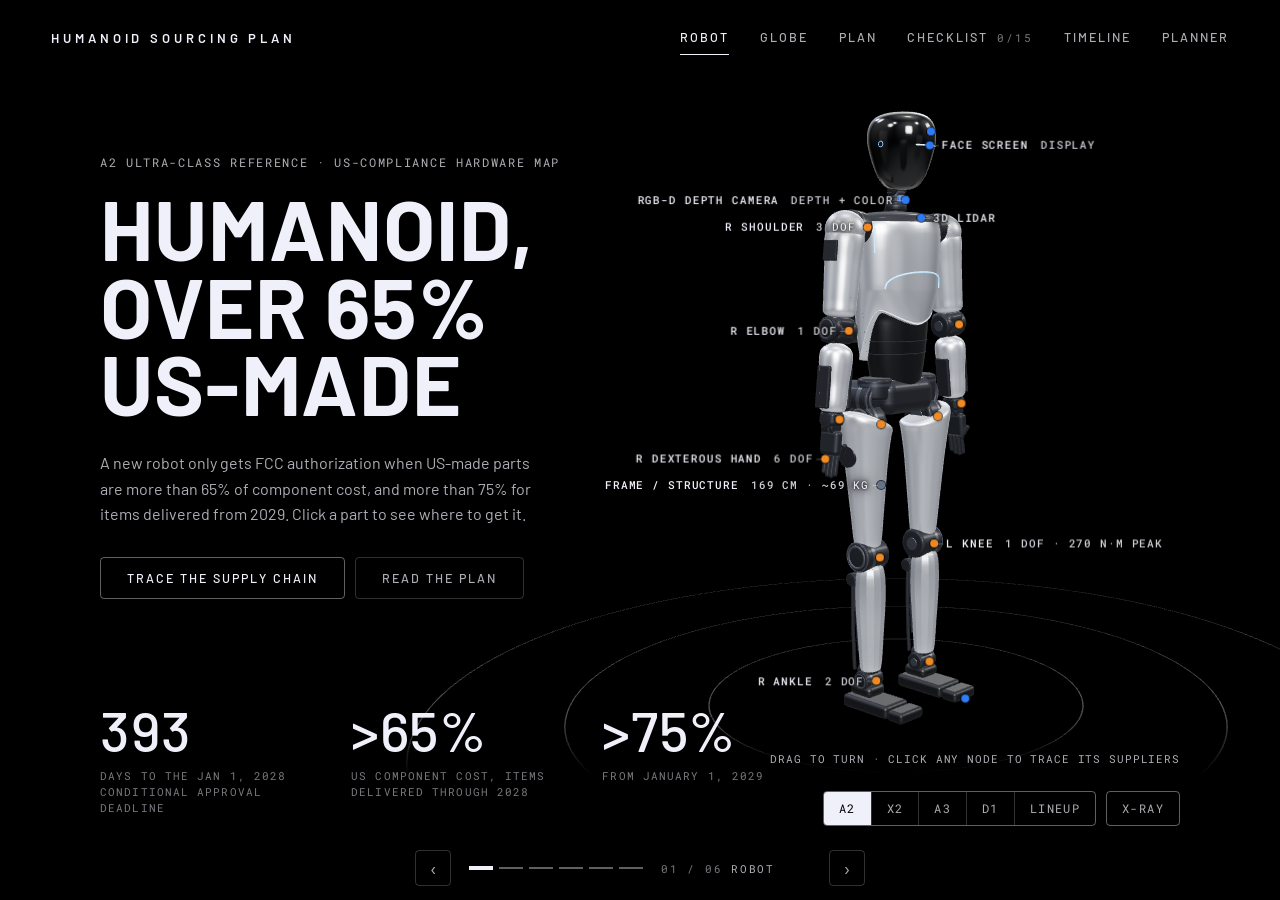
<file: index.html>
<!doctype html>
<html lang="en">
<head>
<meta charset="utf-8">
<meta name="viewport" content="width=device-width, initial-scale=1, viewport-fit=cover">
<meta name="theme-color" content="#000000">
<link rel="icon" href="./favicon.svg" type="image/svg+xml">
<title>Humanoid Sourcing Plan · US-compliant humanoid build</title>
<meta name="description" content="Plan a US-compliant humanoid robot part by part: the FCC domestic-content test, a supplier map for every component, a compliance checklist, and the schedule to the January 1, 2028 Conditional Approval deadline.">
<link rel="preconnect" href="https://fonts.googleapis.com">
<link rel="preconnect" href="https://fonts.gstatic.com" crossorigin>
<link rel="stylesheet" href="https://fonts.googleapis.com/css2?family=Barlow:wght@400;500;600;700&family=Roboto+Mono:wght@400;500&display=swap">
<link rel="stylesheet" href="./css/tokens.css">
<link rel="stylesheet" href="./css/site.css">
<link rel="stylesheet" href="./css/viewer3d.css">
<link rel="stylesheet" href="./css/viewer3d-stage.css">
<script type="importmap">{"imports":{"three":"./vendor/three/three.module.js","three/addons/":"./vendor/three/addons/"}}</script>
</head>
<body>
<a class="skip" href="#scene">Skip to content</a>

<header class="nav" id="nav">
  <a class="wordmark" href="#robot" data-go="robot" aria-label="Humanoid Sourcing Plan, back to the robot">Humanoid Sourcing Plan</a>
  <nav class="nav-links" id="navLinks" aria-label="Stations">
    <a href="#robot" data-station="robot">Robot</a>
    <a href="#globe" data-station="globe">Globe</a>
    <a href="#plan" data-station="plan">Plan</a>
    <a href="#checklist" data-station="checklist">Checklist <span class="nav-count" id="navCount"></span></a>
    <a href="#timeline" data-station="timeline">Timeline</a>
    <a href="#planner" data-station="planner">Planner</a>
  </nav>
  <button class="nav-toggle" id="navToggle" type="button" aria-expanded="false" aria-controls="menu"><span class="nav-toggle-label">Menu</span></button>
</header>

<div class="menu" id="menu" hidden>
  <nav aria-label="Stations (menu)">
    <a href="#robot" data-station="robot"><span>01</span>Robot</a>
    <a href="#globe" data-station="globe"><span>02</span>Globe</a>
    <a href="#plan" data-station="plan"><span>03</span>Plan</a>
    <a href="#checklist" data-station="checklist"><span>04</span>Checklist</a>
    <a href="#timeline" data-station="timeline"><span>05</span>Timeline</a>
    <a href="#planner" data-station="planner"><span>06</span>Planner</a>
  </nav>
</div>

<main class="scene" id="scene">
  <div class="ring" id="ring">
    <section class="station" id="st-robot" data-station="robot" aria-label="Robot"></section>
    <section class="station" id="st-globe" data-station="globe" aria-label="Globe"></section>
    <section class="station" id="st-plan" data-station="plan" aria-label="Plan"></section>
    <section class="station" id="st-checklist" data-station="checklist" aria-label="Checklist"></section>
    <section class="station" id="st-timeline" data-station="timeline" aria-label="Timeline"></section>
    <section class="station" id="st-planner" data-station="planner" aria-label="Planner"></section>
  </div>
</main>

<footer class="dock" id="dock" aria-label="Turntable position">
  <button class="dock-arrow" id="dockPrev" type="button" aria-label="Previous station">&#8249;</button>
  <div class="dock-ticks" id="dockTicks" role="tablist" aria-label="Stations"></div>
  <div class="dock-label" id="dockLabel" aria-live="polite"><span class="dock-num">01 / 06</span> <span class="dock-name">Robot</span></div>
  <button class="dock-arrow" id="dockNext" type="button" aria-label="Next station">&#8250;</button>
</footer>

<div class="toast" id="toast" role="status" aria-live="polite"></div>
<noscript><p class="noscript">This site needs JavaScript. The long-form notes are at <a href="https://humanoid-compliance-notes.netlify.app">humanoid-compliance-notes.netlify.app</a>.</p></noscript>

<script type="module" src="./js/app.js"></script>
</body>
</html>
</file>
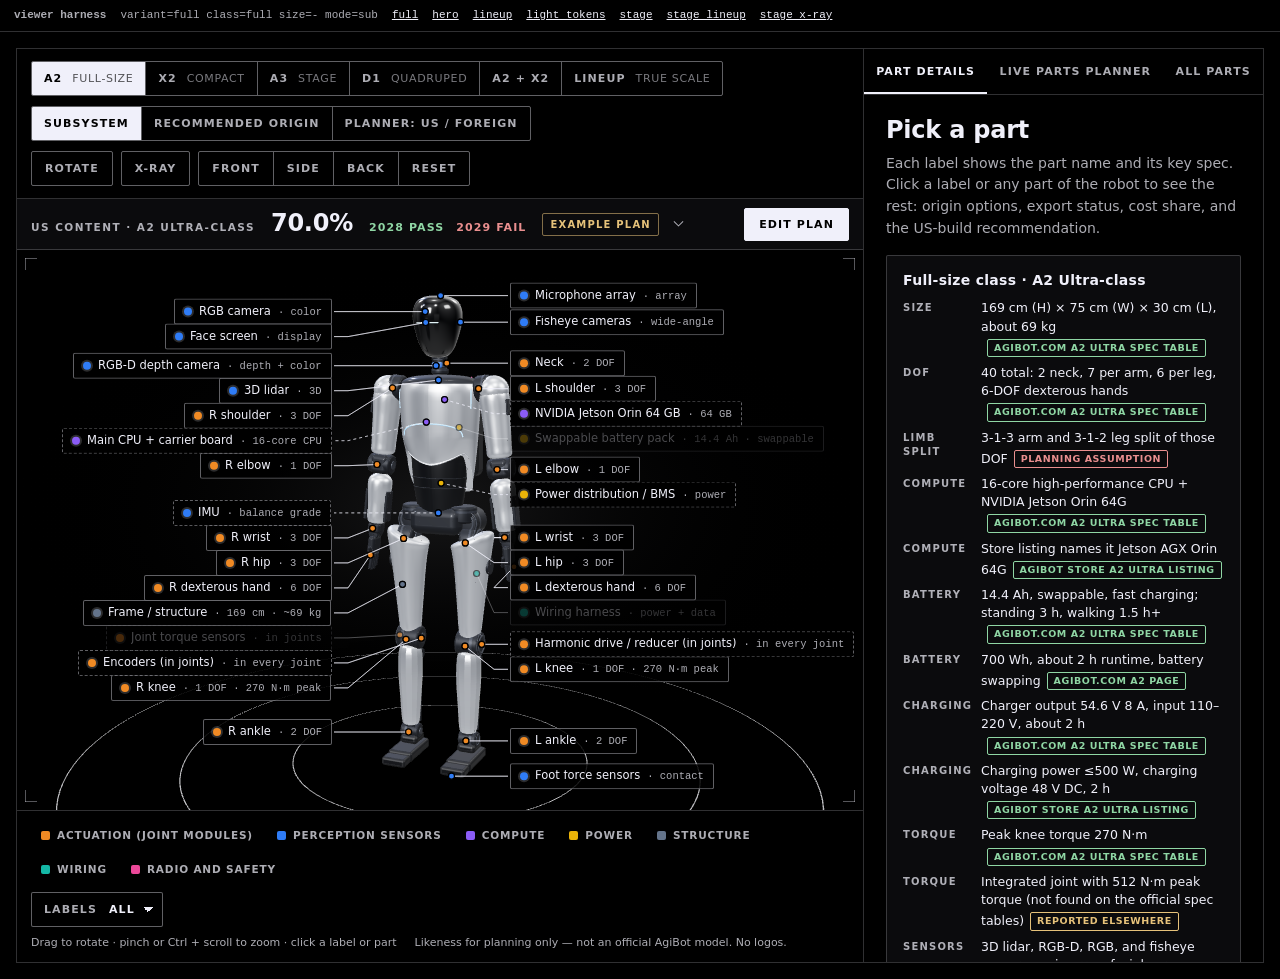
<file: dev/viewer-test.html>
<!doctype html>
<html lang="en">
<head>
<meta charset="utf-8">
<meta name="viewport" content="width=device-width, initial-scale=1">
<!-- The page lives in /dev, so resolve everything against the repo root. The import map below is the one the host page uses. -->
<base href="../">
<title>3D viewer harness</title>
<link rel="stylesheet" href="css/tokens.css">
<link rel="stylesheet" href="css/viewer3d.css">
<link rel="stylesheet" href="css/viewer3d-stage.css">
<script type="importmap">{"imports":{"three":"./vendor/three/three.module.js","three/addons/":"./vendor/three/addons/"}}</script>
<style>
  html, body { margin: 0; background: var(--bg); color: var(--text); font-family: var(--font-body); }
  .hx-bar { display: flex; flex-wrap: wrap; gap: 6px 14px; align-items: center; padding: 8px 14px; font: 11px/1.4 var(--font-mono); color: var(--text-dim); border-bottom: 1px solid var(--line); }
  .hx-bar a { color: var(--accent); }
  .hx-full { padding: 16px; }
  .hx-hero { position: relative; width: var(--hx-w, 100%); height: var(--hx-h, 640px); margin: 0 auto; overflow: hidden; background: radial-gradient(ellipse at 70% 50%, var(--bg-raised), var(--bg) 70%); }
  .hx-hero[data-bg="checker"] { background: repeating-conic-gradient(var(--bg-raised) 0 25%, var(--bg-sunken) 0 50%) 0 0 / 24px 24px; }
  .hx-hero .hx-copy { position: absolute; left: 6%; top: 50%; transform: translateY(-50%); z-index: 2; max-width: 36%; pointer-events: none; }
  .hx-hero .hx-copy h1 { margin: 0; font: 600 clamp(28px, 5vw, 64px)/1.02 var(--font-display); letter-spacing: -0.02em; text-transform: uppercase; }
  .hx-hero .hx-copy p { margin: 14px 0 0; color: var(--text-dim); max-width: 36ch; }
  #v3d-root.hx-hero-root { position: absolute; inset: 0; }
  .hx-extra button { padding: 8px 12px; font: 600 11px var(--font-body); letter-spacing: .1em; text-transform: uppercase; color: var(--text); background: transparent; border: 1px solid var(--line-strong); cursor: pointer; }
  .hx-stage { position: relative; width: var(--hx-w, 100%); height: var(--hx-h, calc(100vh - 34px)); margin: 0 auto; overflow: hidden; background: radial-gradient(ellipse at 60% 55%, var(--bg-raised), var(--bg) 70%); }
  #v3d-root.hx-stage-root { position: absolute; inset: 0; }
  #log { position: fixed; left: 8px; bottom: 8px; z-index: 5; max-width: min(60vw, 520px); max-height: 30vh; overflow: hidden; margin: 0; padding: 6px 8px; font: 11px/1.45 var(--font-mono); color: var(--text-dim); background: color-mix(in srgb, var(--bg) 80%, transparent); border: 1px solid var(--line); white-space: pre-wrap; pointer-events: none; }
  #log:empty { display: none; }
  .hx-error { padding: 40px; text-align: center; color: var(--warn); font: 13px var(--font-mono); }
</style>
</head>
<body>
<div class="hx-bar" id="hxbar"></div>
<main id="host"></main>
<script type="module">
import { createViewer, webglAvailable } from './js/viewer3d/viewer.js';

const q = new URLSearchParams(location.search);
const variant = ['hero', 'stage'].includes(q.get('variant')) ? q.get('variant') : 'full';
const debug = q.get('debug') === '1';

if (q.get('theme') === 'light') {
  const st = document.createElement('style');
  st.textContent = ':root{--bg:#ffffff;--bg-raised:#f3f4f7;--bg-sunken:#e9ebf0;--line:#d6d9e0;--line-strong:#b8bdc9;--text:#0b0f17;--text-dim:#4b556b;--text-faint:#7a8398;--accent:#1f5eff;--accent-ink:#fff;--ok:#12803a;--warn:#a96100;--bad:#c42f2f;--us:#16a34a;--cn:#dc2626;--radius-s:0px;--radius-m:0px}';
  document.head.appendChild(st);
}

const host = document.getElementById('host');
let rootEl;
if (variant === 'hero') {
  const w = q.get('w'), h = q.get('h');
  host.innerHTML = '<div class="hx-hero" data-bg="' + (q.get('bg') || 'dark') + '"><div class="hx-copy"><h1>Built to move</h1><p>Hero variant: transparent canvas, turntable, offset beside the headline.</p></div><div id="v3d-root" class="hx-hero-root"></div></div>';
  const fr = host.firstElementChild;
  if (w) fr.style.setProperty('--hx-w', /^\d+$/.test(w) ? w + 'px' : w);
  if (h) fr.style.setProperty('--hx-h', /^\d+$/.test(h) ? h + 'px' : h);
  rootEl = document.getElementById('v3d-root');
} else if (variant === 'stage') {
  const w = q.get('w'), h = q.get('h');
  host.innerHTML = '<div class="hx-stage"><div id="v3d-root" class="hx-stage-root"></div></div><pre id="log" aria-live="off"></pre>';
  const fr = host.firstElementChild;
  if (w) fr.style.setProperty('--hx-w', /^\d+$/.test(w) ? w + 'px' : w);
  if (h) fr.style.setProperty('--hx-h', /^\d+$/.test(h) ? h + 'px' : h);
  rootEl = document.getElementById('v3d-root');
} else {
  host.innerHTML = '<div class="hx-full"><div id="v3d-root"></div></div>';
  rootEl = document.getElementById('v3d-root');
}

const events = (window.__events = []);
window.__hxClicks = [];
document.addEventListener('click', (e) => { const b = e.target.closest && e.target.closest('[data-hx]'); if (b) window.__hxClicks.push(b.dataset.hx + ':' + b.dataset.hxCls); });

// stage variant: every host callback is logged into #log (last lines) and window.__events
const logEl = () => document.getElementById('log');
const logLines = [];
function logEvent(ev) {
  events.push(ev);
  const el = logEl(); if (!el) return;
  logLines.push(ev.join(' '));
  if (logLines.length > 12) logLines.shift();
  el.textContent = logLines.join('\n');
}

function options() {
  if (variant === 'stage') {
    return {
      variant, classId: q.get('class') || 'full', size: q.get('size') || undefined, mode: q.get('mode') || 'sub', debug,
      offsetX: Number(q.get('offsetX')) || 0,
      onSelect: (id, cls) => logEvent(['select', id, cls]),
      onHover: (id, cls) => logEvent(['hover', id, cls]),
      onClassPick: (cls) => logEvent(['classPick', cls]),
    };
  }
  return {
    variant,
    classId: q.get('class') || 'full',
    size: q.get('size') || undefined,
    mode: q.get('mode') || 'sub',
    partId: q.get('part') || null,
    debug,
    offsetX: Number(q.get('offsetX')) || 0,
    storagePrefix: q.get('prefix') || undefined,
    extraDetail: (part, cls) => '<div class="hx-extra"><button type="button" data-hx="' + part.id + '" data-hx-cls="' + cls + '">Host action: ' + part.id + '</button></div>',
    onSelect: (id, cls) => events.push(['select', id, cls]),
    onClassChange: (cls, size) => events.push(['class', cls, size]),
  };
}

function mount() {
  try {
    const viewer = createViewer(rootEl, options());
    window.__viewer = viewer;
    if (variant === 'stage' && q.get('xray') === '1') viewer.setXray(true);
    if (debug && viewer.debug) { const d = viewer.debug; Object.assign(d, { viewer, createViewer, webglAvailable, options, mount, rootEl }); window.__v3d = d; }
    return viewer;
  } catch (err) {
    rootEl.innerHTML = '<div class="hx-error">' + (err.code || 'ERROR') + ': ' + err.message + '</div>';
    rootEl.dataset.error = err.code || 'ERROR';
    throw err;
  }
}
// Layout self-check used by the QA suites: interactive controls must not overlap each other and every control must be the
// element a click at its centre actually reaches (a control hidden under another one passes a plain overflow scan).
// Controls scrolled out of an overflow container are not counted; partly clipped ones are measured by their visible part.
function checkOverlaps(scope) {
  const sc = scope || rootEl;
  const clip = (e) => {
    let r = e.getBoundingClientRect(); r = { left: r.left, top: r.top, right: r.right, bottom: r.bottom };
    for (let p = e.parentElement; p && p !== document.documentElement; p = p.parentElement) {
      const cs = getComputedStyle(p);
      if (cs.overflowX === 'visible' && cs.overflowY === 'visible') continue;
      const pr = p.getBoundingClientRect();
      r = { left: Math.max(r.left, pr.left), top: Math.max(r.top, pr.top), right: Math.min(r.right, pr.right), bottom: Math.min(r.bottom, pr.bottom) };
    }
    return r;
  };
  const items = [];
  for (const e of sc.querySelectorAll('button, input, select, a[href]')) {
    if (e.closest('[hidden], [aria-hidden="true"]') || getComputedStyle(e).visibility === 'hidden') continue;
    const r = clip(e);
    if (r.right - r.left > 1 && r.bottom - r.top > 1) items.push({ e, r });
  }
  const out = { controls: items.length, overlaps: [], blocked: [] };
  const area = (a, b) => { const w = Math.min(a.right, b.right) - Math.max(a.left, b.left), h = Math.min(a.bottom, b.bottom) - Math.max(a.top, b.top); return w > 1 && h > 1 ? w * h : 0; };
  const name = (e) => e.tagName.toLowerCase() + (e.className && typeof e.className === 'string' ? '.' + e.className.split(' ')[0] : '') + (e.dataset && (e.dataset.v3dAct || e.dataset.f) ? '[' + (e.dataset.v3dAct || e.dataset.f) + (e.dataset.v ? ':' + e.dataset.v : '') + ']' : '');
  for (let i = 0; i < items.length; i++) {
    const a = items[i];
    for (let j = i + 1; j < items.length; j++) {
      const b = items[j];
      if (a.e.contains(b.e) || b.e.contains(a.e)) continue;
      const ar = area(a.r, b.r);
      if (ar) out.overlaps.push([name(a.e), name(b.e), Math.round(ar)]);
    }
    for (const fx of [0.2, 0.5, 0.8]) {
      const x = a.r.left + (a.r.right - a.r.left) * fx, y = (a.r.top + a.r.bottom) / 2;
      if (x < 0 || y < 0 || x > innerWidth || y > innerHeight) continue;   // off-screen points cannot be hit-tested
      const hit = document.elementFromPoint(x, y);
      if (hit && !(a.e === hit || a.e.contains(hit) || (hit.closest && hit.closest('label') && hit.closest('label') === a.e.closest('label')))) { out.blocked.push([name(a.e), name(hit), fx]); break; }
    }
  }
  return out;
}
window.__harness = { mount, createViewer, webglAvailable, rootEl, options, checkOverlaps };

document.getElementById('hxbar').innerHTML =
  '<b>viewer harness</b><span>variant=' + variant + (variant === 'stage' ? ' offsetX=' + (q.get('offsetX') || 0) + ' xray=' + (q.get('xray') || 0) : '')
  + ' class=' + (q.get('class') || 'full') + ' size=' + (q.get('size') || '-') + ' mode=' + (q.get('mode') || 'sub') + '</span>'
  + '<a href="dev/viewer-test.html?debug=1">full</a><a href="dev/viewer-test.html?variant=hero&debug=1&offsetX=0.2">hero</a><a href="dev/viewer-test.html?size=lineup&debug=1">lineup</a><a href="dev/viewer-test.html?theme=light">light tokens</a><a href="dev/viewer-test.html?variant=stage&debug=1&offsetX=-0.2">stage</a><a href="dev/viewer-test.html?variant=stage&debug=1&size=lineup">stage lineup</a><a href="dev/viewer-test.html?variant=stage&debug=1&xray=1">stage x-ray</a>';

mount();
</script>
</body>
</html>
</file>
<file: css/tokens.css>
/* Design token contract.
   Every stylesheet (site stations, the 3D viewer variants) consumes ONLY these custom properties,
   so the whole site can be re-themed by editing this one file.
   Language: black canvas, one near-white at stepped opacities, uppercase tracked labels,
   a mono face for data, 1px hairlines, no cards, no shadows (see docs/design-spec.md). */
:root {
  /* surfaces */
  --bg: #000000;
  --bg-raised: #0b0b0d;
  --bg-sunken: #000000;
  --line: rgba(240, 240, 250, 0.2);
  --line-strong: rgba(240, 240, 250, 0.4);

  /* text: one near-white at stepped opacities */
  --text: #f0f0fa;
  --text-dim: rgba(240, 240, 250, 0.72);
  --text-faint: rgba(240, 240, 250, 0.5);

  /* accent + status. The white is the accent; status tints are muted and always paired with a label or shape. */
  --accent: #f0f0fa;
  --accent-ink: #000000;
  --ok: #8fd6a4;
  --warn: #e6c27a;
  --bad: #ea8f8f;

  /* origin colors (US / China / third country) carry meaning on the globe and in the planner */
  --us: #8fd6a4;
  --cn: #ea8f8f;
  --third: #e6c27a;

  /* type */
  --font-display: "Barlow", "Barlow Semi Condensed", ui-sans-serif, system-ui, -apple-system, "Segoe UI", Roboto, Helvetica, Arial, sans-serif;
  --font-body: "Barlow", ui-sans-serif, system-ui, -apple-system, "Segoe UI", Roboto, Helvetica, Arial, sans-serif;
  --font-mono: "Roboto Mono", ui-monospace, "SF Mono", Menlo, Consolas, monospace;

  /* shape + motion */
  --radius-s: 2px;
  --radius-m: 4px;
  --ease: cubic-bezier(0.19, 1, 0.22, 1);

  /* layout (site only) */
  --gutter: 100px;
  --nav-h: 76px;
}
@media (max-width: 1100px) { :root { --gutter: 48px; } }
@media (max-width: 700px) { :root { --gutter: 20px; --nav-h: 64px; } }
</file>
<file: css/site.css>
/* Humanoid Sourcing Plan: site styles. Black canvas, one near-white, uppercase tracked labels, mono data,
   hairlines instead of cards, outlined buttons that invert on hover. Tokens come from css/tokens.css. */
*, *::before, *::after { box-sizing: border-box; }
[hidden] { display: none !important; }
html, body { height: 100%; margin: 0; background: #000; color: var(--text); overflow: hidden; }
body { font: 400 16px/1.6 var(--font-body); -webkit-font-smoothing: antialiased; text-rendering: optimizeLegibility; }
a { color: inherit; }
button { font: inherit; color: inherit; }
p { margin: 0 0 1em; }
b { font-weight: 600; }
:focus-visible { outline: 1px solid var(--text); outline-offset: 3px; }
::selection { background: var(--text); color: #000; }
.mono { font-family: var(--font-mono); text-transform: uppercase; letter-spacing: 0.08em; font-size: 12px; line-height: 1.5; }
.muted { color: var(--text-faint); }
.skip { position: absolute; left: -999px; top: 8px; z-index: 100; background: var(--text); color: #000; padding: 8px 14px; }
.skip:focus { left: 8px; }
.noscript { position: fixed; z-index: 99; inset: 0; background: #000; margin: 0; padding: 120px var(--gutter); }

/* ------------------------------------------------------------ navigation */
.nav { position: fixed; z-index: 50; top: 0; left: 0; right: 0; height: var(--nav-h); display: flex; align-items: center; justify-content: space-between; gap: 24px; padding: 0 clamp(20px, 4vw, 60px); background: linear-gradient(to bottom, rgba(0, 0, 0, 0.9), rgba(0, 0, 0, 0)); }
.wordmark { font: 600 13px/1 var(--font-display); text-transform: uppercase; letter-spacing: 0.3em; text-decoration: none; white-space: nowrap; }
.nav-links { display: flex; gap: clamp(18px, 2.4vw, 40px); }
.nav-links a { font: 500 12.5px/1 var(--font-body); text-transform: uppercase; letter-spacing: 0.16em; text-decoration: none; color: var(--text-dim); padding: 10px 0; border-bottom: 1px solid transparent; transition: color 0.4s var(--ease), border-color 0.4s var(--ease); }
.nav-links a:hover { color: var(--text); }
.nav-links a.on { color: var(--text); border-bottom-color: var(--text); }
.nav-count { font: 400 10.5px/1 var(--font-mono); color: var(--text-faint); margin-left: 4px; }
.nav-toggle { display: none; background: none; border: 1px solid var(--line-strong); border-radius: var(--radius-m); padding: 10px 16px; font: 500 12px/1 var(--font-body); text-transform: uppercase; letter-spacing: 0.16em; cursor: pointer; }
.menu { position: fixed; z-index: 45; inset: 0; background: #000; display: flex; align-items: center; padding: var(--nav-h) var(--gutter) 40px; }
.menu nav { display: grid; gap: 4px; width: 100%; }
.menu a { display: flex; align-items: baseline; gap: 18px; font: 700 clamp(38px, 11vw, 72px)/1.05 var(--font-display); text-transform: uppercase; letter-spacing: 0.01em; text-decoration: none; padding: 6px 0; color: var(--text-dim); }
.menu a:hover, .menu a.on { color: var(--text); }
.menu a span { font: 400 12px/1 var(--font-mono); letter-spacing: 0.12em; color: var(--text-faint); }
@media (max-width: 1000px) { .nav-links { display: none; } .nav-toggle { display: inline-block; } }

/* ------------------------------------------------------------ the turntable ring */
.scene { position: fixed; inset: 0; perspective: var(--persp, 2400px); perspective-origin: 50% 50%; overflow: hidden; background: #000; }
.ring { position: absolute; inset: 0; transform-style: preserve-3d; will-change: transform; }
.station { position: absolute; inset: 0; overflow-y: auto; overflow-x: hidden; backface-visibility: hidden; background: #000; overscroll-behavior: contain; scrollbar-width: thin; scrollbar-color: rgba(240, 240, 250, 0.3) transparent; outline: none; }
.scene.spinning .station { overflow: hidden; pointer-events: none; }
/* during a spin the faces get a faint edge so the drum reads as a solid object */
.scene.spinning .station::after { content: ""; position: absolute; inset: 0; box-shadow: inset 0 0 0 1px rgba(240, 240, 250, 0.14); pointer-events: none; }

/* ------------------------------------------------------------ dock (turntable position) */
.dock { position: fixed; z-index: 40; left: 0; right: 0; bottom: 0; height: 64px; display: flex; align-items: center; justify-content: center; gap: 18px; background: linear-gradient(to top, #000 45%, rgba(0, 0, 0, 0)); pointer-events: none; }
.dock > * { pointer-events: auto; }
.dock-arrow { width: 36px; height: 36px; background: none; border: 1px solid var(--line); border-radius: var(--radius-m); cursor: pointer; font-size: 20px; line-height: 1; color: var(--text-dim); transition: background 0.4s var(--ease), color 0.4s var(--ease); }
.dock-arrow:hover { background: var(--text); color: #000; }
.dock-ticks { display: flex; gap: 6px; align-items: center; }
.dock-tick { width: 24px; height: 24px; background: none; border: 0; padding: 0; cursor: pointer; position: relative; }
.dock-tick::after { content: ""; position: absolute; left: 0; right: 0; top: 11px; height: 2px; background: var(--line-strong); transition: background 0.4s var(--ease), height 0.4s var(--ease), top 0.4s var(--ease); }
.dock-tick:hover::after { background: var(--text-dim); }
.dock-tick.on::after { background: var(--text); top: 10px; height: 4px; }
.dock-label { font: 400 11px/1 var(--font-mono); letter-spacing: 0.16em; text-transform: uppercase; min-width: 150px; color: var(--text-dim); }
.dock-num { color: var(--text-faint); }
@media (max-width: 700px) { .dock { gap: 8px; } .dock-label { min-width: 0; } .dock-tick { width: 24px; } .dock-ticks { gap: 0; } }
/* tiny phones: keep the menu button on screen */
@media (max-width: 380px) { .wordmark { letter-spacing: 0.16em; font-size: 12px; } .nav { gap: 12px; } }
/* touch: every control gets a finger-sized target */
@media (pointer: coarse) {
  .btn.sm, .status, .seg-btn, .chip, .nav-toggle { min-height: 44px; }
  .dock-arrow { width: 44px; height: 44px; }
  .link.plain, .suplist button { min-height: 44px; }
  .link.plain { padding: 10px 0; }
}

/* ------------------------------------------------------------ type, buttons, tags */
.eyebrow { font: 400 12px/1.5 var(--font-mono); text-transform: uppercase; letter-spacing: 0.14em; color: var(--text-dim); margin: 0 0 18px; }
.display { font: 700 clamp(40px, min(6.6vw, 11.5vh), 108px)/0.92 var(--font-display); text-transform: uppercase; letter-spacing: 0.01em; margin: 0 0 28px; }
.h1 { font: 600 clamp(32px, 4.6vw, 68px)/1 var(--font-display); text-transform: uppercase; letter-spacing: 0.01em; margin: 0 0 20px; outline: none; }
.h2 { font: 600 clamp(24px, 2.6vw, 38px)/1.05 var(--font-display); text-transform: uppercase; letter-spacing: 0.02em; margin: 0 0 14px; outline: none; }
.h3 { font: 600 15px/1.3 var(--font-display); text-transform: uppercase; letter-spacing: 0.12em; margin: 0 0 10px; }
.lede { font-size: 17px; line-height: 1.6; color: var(--text-dim); max-width: 64ch; }
.note { font-size: 13.5px; line-height: 1.55; color: var(--text-faint); }
.disclaimer { margin-top: 56px; padding-top: 20px; border-top: 1px solid var(--line); font-size: 13px; color: var(--text-faint); max-width: 80ch; }

.btn { display: inline-flex; align-items: center; justify-content: center; gap: 8px; background: transparent; border: 1px solid var(--line-strong); border-radius: var(--radius-m); padding: 14px 26px; font: 500 12.5px/1 var(--font-body); text-transform: uppercase; letter-spacing: 0.16em; text-decoration: none; cursor: pointer; transition: background 0.45s var(--ease), color 0.45s var(--ease), border-color 0.45s var(--ease); white-space: nowrap; }
.btn:hover { background: var(--text); border-color: var(--text); color: #000; }
.btn.sm { padding: 10px 16px; font-size: 11px; letter-spacing: 0.14em; }
.btn.ghost { border-color: var(--line); color: var(--text-dim); }
.btn.ghost:hover { color: #000; }
.xlinks { display: flex; flex-wrap: wrap; gap: 8px; margin-top: 18px; }
.link { background: none; border: 0; padding: 0; color: var(--text); text-decoration: underline; text-decoration-color: var(--line-strong); text-underline-offset: 4px; cursor: pointer; font-size: inherit; text-align: left; transition: text-decoration-color 0.3s; }
.link:hover { text-decoration-color: var(--text); }
.link.plain { text-decoration: none; color: var(--text-dim); }
.link.plain:hover { color: var(--text); }

.tag { display: inline-block; font: 400 10.5px/1 var(--font-mono); text-transform: uppercase; letter-spacing: 0.1em; padding: 5px 8px; border: 1px solid var(--line); border-radius: var(--radius-s); color: var(--text-dim); vertical-align: middle; }
.tag.ok, .tag.us { color: var(--ok); border-color: rgba(143, 214, 164, 0.4); }
.tag.open, .tag.proposed, .tag.third { color: var(--warn); border-color: rgba(230, 194, 122, 0.4); }
.tag.cn, .tag.inferred, .tag.avoid { color: var(--bad); border-color: rgba(234, 143, 143, 0.4); }
.tag.gen, .tag.fixed { color: var(--text); border-color: var(--line-strong); }
.tags { display: flex; flex-wrap: wrap; gap: 6px; margin: 0 0 14px; }

.seg { display: inline-flex; border: 1px solid var(--line-strong); border-radius: var(--radius-m); overflow: hidden; }
.seg-btn { background: transparent; border: 0; padding: 11px 15px; font: 400 11.5px/1 var(--font-mono); text-transform: uppercase; letter-spacing: 0.12em; color: var(--text-dim); cursor: pointer; transition: background 0.35s var(--ease), color 0.35s var(--ease); display: inline-flex; align-items: center; gap: 7px; }
.seg .seg-btn + .seg-btn { border-left: 1px solid var(--line); }
.seg-btn:hover { background: rgba(240, 240, 250, 0.1); color: var(--text); }
.seg-btn[aria-pressed="true"] { background: var(--text); color: #000; }
.seg-btn .dot, .suplist .dot { display: inline-block; width: 8px; height: 8px; border-radius: 50%; flex: none; }
.chips { display: flex; flex-wrap: wrap; gap: 6px; margin: 18px 0; }
.chip { background: none; border: 1px solid var(--line); border-radius: var(--radius-s); padding: 7px 10px; font: 400 11px/1 var(--font-mono); text-transform: uppercase; letter-spacing: 0.1em; color: var(--text-dim); cursor: pointer; transition: color 0.3s, border-color 0.3s, background 0.3s; }
.chip:hover { color: var(--text); border-color: var(--line-strong); }
.chip.on { color: #000; background: var(--text); border-color: var(--text); }

/* ------------------------------------------------------------ readouts (big numerals beside small labels) */
.readouts { display: flex; gap: clamp(28px, 4vw, 64px); margin: 0; }
.readouts > div { display: flex; flex-direction: column; justify-content: flex-start; }
.readouts dd { margin: 0; font: 500 clamp(40px, 4.4vw, 68px)/1 var(--font-display); letter-spacing: 0.01em; }
.readouts dt { font: 400 11px/1.45 var(--font-mono); text-transform: uppercase; letter-spacing: 0.1em; color: var(--text-faint); max-width: 200px; margin-top: 10px; }
.readouts.big { display: grid; grid-template-columns: repeat(auto-fit, minmax(150px, 1fr)); gap: 28px 24px; padding: 28px 0; margin-bottom: 56px; border-top: 1px solid var(--line); border-bottom: 1px solid var(--line); }
.readouts.big dd { font-size: clamp(40px, 7vw, 112px); }
.readouts.big dt { max-width: 26ch; }

/* ------------------------------------------------------------ hero (station 1) */
.hero { position: relative; height: 100%; min-height: 660px; overflow: hidden; }
/* the robot gets its own zone: below the nav, above the controls and the dock */
.hero-stage { position: absolute; left: 0; right: 0; top: var(--nav-h); bottom: 124px;
  -webkit-mask-image: linear-gradient(to bottom, transparent 0, #000 5%, #000 91%, transparent 100%); mask-image: linear-gradient(to bottom, transparent 0, #000 5%, #000 91%, transparent 100%); }
.hero-load { position: absolute; left: 50%; top: 50%; transform: translate(-50%, -50%); color: var(--text-faint); animation: pulse 1.6s ease-in-out infinite; pointer-events: none; }
@keyframes pulse { 50% { opacity: 0.35; } }
.hero-copy { position: absolute; z-index: 2; left: var(--gutter); top: clamp(104px, 17vh, 170px); max-width: 600px; pointer-events: none; }
.hero-copy .btn { pointer-events: auto; }
.hero-copy .lede { max-width: 440px; font-size: 16px; margin-bottom: 30px; }
.hero-actions { display: flex; flex-wrap: wrap; gap: 10px; }
.hero .readouts { position: absolute; z-index: 2; left: var(--gutter); bottom: 84px; pointer-events: none; }
.hero-controls { position: absolute; z-index: 3; right: var(--gutter); bottom: 74px; display: flex; gap: 10px; align-items: center; }
.hero-controls > .seg-btn { border: 1px solid var(--line-strong); border-radius: var(--radius-m); }
.hero-hint { position: absolute; z-index: 2; right: var(--gutter); bottom: 122px; text-align: right; max-width: 460px; color: var(--text-dim); font-size: 11px; pointer-events: none; text-shadow: 0 0 6px #000, 0 0 12px #000; }
/* the focus bar lives in the free right-hand column, above the hint, so it never covers the readouts */
.hero-focus { position: absolute; z-index: 4; right: var(--gutter); bottom: 156px; display: flex; align-items: center; gap: 16px; padding: 10px 10px 10px 18px; border: 1px solid var(--line-strong); border-radius: var(--radius-m); background: rgba(0, 0, 0, 0.9); max-width: min(560px, calc(100% - 2 * var(--gutter))); }
.hero-fallback { position: absolute; z-index: 3; right: var(--gutter); top: clamp(100px, 16vh, 150px); bottom: 150px; width: min(520px, 46vw); overflow: auto; }
.fb-group h2 { color: var(--text-faint); margin: 18px 0 8px; font-weight: 400; }
.fb-parts { display: flex; flex-wrap: wrap; gap: 6px; }

/* short windows give the robot a little more room */
@media (max-height: 760px) and (min-width: 1001px) { .hero-stage { bottom: 104px; } }
/* narrow desktop band: the paragraph and hint yield to the robot's labels */
@media (min-width: 1001px) and (max-width: 1200px) {
  .hero-copy .lede, .hero-hint { display: none; }
}
/* short desktop windows: the paragraph yields to the readouts */
@media (min-width: 1001px) and (max-height: 820px) {
  .hero-copy { top: clamp(84px, 13vh, 170px); }
  .hero-copy .lede { display: none; }
  .hero-actions { margin-top: 8px; }
}
@media (max-width: 1000px) {
  .hero { min-height: 700px; }
  .hero-copy { top: calc(var(--nav-h) + 6px); max-width: none; right: var(--gutter); }
  .display { font-size: clamp(32px, 9.6vw, 60px); margin-bottom: 12px; }
  .hero-copy .lede { display: none; }
  .hero-actions { display: none; }
  .eyebrow { margin-bottom: 12px; }
  .hero-stage { top: calc(var(--nav-h) + 168px); bottom: 232px; }
  .hero .readouts { bottom: 76px; gap: 20px; right: var(--gutter); justify-content: space-between; }
  .hero .readouts dd { font-size: 34px; }
  .hero .readouts dt { font-size: 10.5px; max-width: 140px; }
  .hero-controls { left: var(--gutter); right: var(--gutter); bottom: 182px; justify-content: space-between; }
  .hero-hint { left: var(--gutter); right: var(--gutter); bottom: 232px; text-align: center; max-width: none; }
  .hero-focus { left: var(--gutter); right: var(--gutter); bottom: 262px; max-width: none; justify-content: space-between; }
}
@media (max-width: 480px) { .seg-btn { padding: 10px 11px; } .hero .readouts > div:nth-child(3) { display: none; } }

/* ------------------------------------------------------------ pages (stations 3 to 6) */
/* left-aligned to the same gutter as the hero copy at every width */
.page { max-width: 1700px; margin: 0; padding: calc(var(--nav-h) + 36px) var(--gutter) 130px; outline: none; }
.page.wide { max-width: 1900px; }
.page-head { margin-bottom: 40px; }
.page-head.row-between { display: flex; justify-content: space-between; align-items: flex-end; gap: 32px; flex-wrap: wrap; }
.page-head .actions { display: flex; gap: 8px; flex-wrap: wrap; }
.block { margin-top: 72px; }
.block.two { display: grid; grid-template-columns: 1fr 1fr; gap: 64px; }
@media (max-width: 900px) { .block.two { grid-template-columns: 1fr; gap: 32px; } }
details > summary { cursor: pointer; font: 400 12px/1 var(--font-mono); text-transform: uppercase; letter-spacing: 0.14em; padding: 14px 0; border-top: 1px solid var(--line); list-style: none; }
details > summary::-webkit-details-marker { display: none; }
details > summary::after { content: "+"; float: right; color: var(--text-faint); }
details[open] > summary::after { content: "\2212"; }
details ul { padding-left: 18px; color: var(--text-dim); font-size: 14.5px; }
details li { margin: 0 0 10px; }

/* plan */
.plan-grid { display: grid; grid-template-columns: minmax(0, 1fr) 380px; gap: 80px; align-items: start; }
@media (max-width: 1100px) { .plan-grid { grid-template-columns: 1fr; gap: 48px; } }
@media (max-width: 700px) { .steps li { padding-left: 44px; } .steps li::before { font-size: 12px; } }
.steps { list-style: none; counter-reset: s; margin: 0; padding: 0; }
.steps li { counter-increment: s; position: relative; border-top: 1px solid var(--line); padding: 28px 0 30px 72px; }
.steps li::before { content: counter(s, decimal-leading-zero); position: absolute; left: 0; top: 30px; font: 400 13px/1 var(--font-mono); letter-spacing: 0.1em; color: var(--text-faint); }
.steps h3 { font: 600 clamp(19px, 1.7vw, 24px)/1.2 var(--font-display); text-transform: uppercase; letter-spacing: 0.02em; margin: 0 0 10px; }
.steps p { color: var(--text-dim); font-size: 15px; margin: 0; max-width: 62ch; }
.split { position: sticky; top: calc(var(--nav-h) + 24px); border-top: 1px solid var(--line); padding-top: 24px; }
@media (max-width: 1100px) { .split { position: static; } }
.bar-row { display: grid; grid-template-columns: 150px 1fr 40px; align-items: center; gap: 12px; margin: 10px 0; font-size: 13px; }
.bar { height: 2px; background: rgba(240, 240, 250, 0.14); }
.bar i { display: block; height: 100%; }
.bar-row .mono { text-align: right; color: var(--text-dim); }
.tablewrap { overflow-x: auto; -webkit-overflow-scrolling: touch; }
.matrix { width: 100%; min-width: 820px; border-collapse: collapse; }
.matrix th, .matrix td { text-align: left; vertical-align: top; padding: 22px 24px 22px 0; border-top: 1px solid var(--line); font-size: 14px; color: var(--text-dim); }
.matrix thead th { font: 400 11px/1 var(--font-mono); text-transform: uppercase; letter-spacing: 0.12em; color: var(--text-faint); padding-bottom: 14px; }
.matrix tbody th { color: var(--text); font: 600 15px/1.3 var(--font-display); text-transform: uppercase; letter-spacing: 0.04em; white-space: nowrap; }
.matrix tbody th span { display: block; font: 400 11px/1.5 var(--font-mono); letter-spacing: 0.08em; color: var(--text-faint); margin-top: 4px; white-space: normal; }
.matrix td b { display: block; color: var(--text); margin-bottom: 4px; font-size: 11px; letter-spacing: 0.12em; }

/* checklist */
.legend { display: flex; flex-wrap: wrap; gap: 10px 28px; margin: 18px 0 0; }
.legend > div { display: flex; align-items: center; gap: 10px; }
.legend dt, .legend dd { margin: 0; }
.legend dd { font: 400 12.5px/1.4 var(--font-body); color: var(--text-dim); }
.progress { margin-bottom: 36px; }
.meter { display: flex; height: 3px; background: rgba(240, 240, 250, 0.1); margin-bottom: 12px; }
.meter i { display: block; height: 100%; transition: width 0.5s var(--ease); }
.meter .c { background: var(--ok); } .meter .p { background: var(--warn); } .meter .o { background: transparent; }
.progress .mono { color: var(--text-faint); }
.ck { list-style: none; margin: 0; padding: 0; }
.ck li { border-top: 1px solid var(--line); padding: 28px 0 30px; scroll-margin-top: 120px; transition: outline-color 0.4s; outline: 1px solid transparent; outline-offset: 10px; }
.ck-head { display: grid; grid-template-columns: 44px minmax(0, 1fr) auto; align-items: baseline; gap: 12px; margin-bottom: 12px; }
.ck-num { color: var(--text-faint); }
.ck-head h3 { margin: 0; font: 600 clamp(18px, 1.6vw, 23px)/1.25 var(--font-display); text-transform: uppercase; letter-spacing: 0.02em; }
.status { display: inline-flex; align-items: center; gap: 9px; background: none; border: 1px solid var(--line); border-radius: var(--radius-m); padding: 9px 13px; font: 400 11px/1 var(--font-mono); text-transform: uppercase; letter-spacing: 0.1em; cursor: pointer; white-space: nowrap; transition: background 0.3s; }
.status:hover { background: rgba(240, 240, 250, 0.08); }
.status .sq { width: 9px; height: 9px; border: 1px solid currentColor; display: inline-block; }
.status.c { color: var(--ok); border-color: rgba(143, 214, 164, 0.45); } .status.c .sq { background: currentColor; }
.status.p { color: var(--warn); border-color: rgba(230, 194, 122, 0.45); } .status.p .sq { background: linear-gradient(90deg, currentColor 50%, transparent 50%); }
.status.o { color: var(--text-dim); }
.ck-body { padding-left: 56px; max-width: 78ch; }
.ck .tags { padding-left: 56px; }
.ck .xlinks { padding-left: 56px; }
.ck-body p { color: var(--text-dim); font-size: 15px; margin: 0 0 10px; }
.ck-body blockquote { margin: 12px 0; padding: 4px 0 4px 18px; border-left: 1px solid var(--line-strong); color: var(--text-dim); font-size: 14px; }
.ck-body cite { display: block; font-style: normal; font-size: 12px; color: var(--text-faint); margin-top: 6px; }
.ck-body a { text-decoration-color: var(--line-strong); text-underline-offset: 3px; }
@media (max-width: 700px) { .ck-head { grid-template-columns: 32px 1fr; } .ck-head .status { grid-column: 2; justify-self: start; } .ck-body, .ck .tags, .ck .xlinks { padding-left: 0; } }
.flash { outline-color: var(--text) !important; }

/* timeline */
.tl { list-style: none; margin: 0; padding: 0; }
.tl li { display: grid; grid-template-columns: 200px minmax(0, 1fr); gap: 8px 48px; border-top: 1px solid var(--line); padding: 28px 0 30px; scroll-margin-top: 120px; outline: 1px solid transparent; outline-offset: 10px; transition: outline-color 0.4s; }
.tl .when { grid-row: 1 / span 3; color: var(--text-dim); display: flex; flex-direction: column; align-items: flex-start; gap: 8px; }
.tl h3 { margin: 0; font: 600 clamp(18px, 1.6vw, 23px)/1.25 var(--font-display); text-transform: uppercase; letter-spacing: 0.02em; }
.tl p { margin: 0; color: var(--text-dim); font-size: 15px; max-width: 72ch; }
/* past milestones stay readable: dimmer headings, not a faded row */
.tl li.past h3, .tl li.past .when { color: var(--text-dim); }
.tl li.fixed .when { color: var(--text); }
.tl li.past.fixed .when { color: var(--text-dim); }
@media (max-width: 800px) { .tl li { grid-template-columns: 1fr; } .tl .when { grid-row: auto; flex-direction: row; flex-wrap: wrap; align-items: center; } }

/* planner (hosts the full 3D viewer) */
.planner-root { min-height: 60vh; }
.planner-load, .planner-error { color: var(--text-faint); }
/* the embedded tool takes the site's flat language (scoped overrides; the viewer's own stylesheet is untouched) */
.planner-root { --v3d-stage-h: max(560px, 70vh); --bg-raised: #000; }
.planner-root.v3d .v3d-lbl { background: transparent; border-color: var(--line); border-radius: var(--radius-s); }
.planner-root.v3d .v3d-lbl.is-sel { background: var(--text); border-color: var(--text); }
.planner-root.v3d .v3d-empty h2, .planner-root.v3d .v3d-dhead h2 { text-transform: uppercase; letter-spacing: 0.02em; font-weight: 600; }
.planner-root.v3d .v3d-classcard { background: transparent; border-width: 1px 0; border-radius: 0; padding-left: 0; padding-right: 0; }
.planner-root.v3d .v3d-classcard h3 { text-transform: uppercase; letter-spacing: 0.08em; }
.planner-root.v3d .v3d-kpis > div { background: #000; }
.planner-root.v3d .v3d-scorebar { background: #000; }

/* ------------------------------------------------------------ globe (station 2) */
.globe-page { display: grid; grid-template-columns: minmax(0, 1fr) minmax(380px, 460px); height: 100%; padding-top: var(--nav-h); }
.globe-stage { position: relative; display: flex; align-items: center; justify-content: center; min-height: 0; padding: 0 0 64px; }
.globe-svg { width: min(100%, calc(100vh - var(--nav-h) - 150px)); height: auto; aspect-ratio: 1; cursor: grab; touch-action: none; display: block; }
.globe-svg.drag { cursor: grabbing; }
.sphere { fill: #040405; stroke: var(--line-strong); stroke-width: 1; }
.grat { fill: none; stroke: rgba(240, 240, 250, 0.07); stroke-width: 0.5; }
.land { fill: rgba(240, 240, 250, 0.1); stroke: rgba(240, 240, 250, 0.32); stroke-width: 0.6; }
.gpin { cursor: pointer; outline: none; }
.gpin .dot { stroke: #000; stroke-width: 1.5; }
.gpin .halo { fill: none; stroke-width: 1.2; opacity: 0; transition: opacity 0.2s; }
.gpin:hover .halo, .gpin:focus-visible .halo, .gpin.sel .halo { opacity: 0.9; }
.gpin.sel .dot { stroke: #fff; }
.gpin text { font: 400 10px/1 var(--font-mono); text-transform: uppercase; letter-spacing: 0.06em; fill: var(--text); paint-order: stroke; stroke: #000; stroke-width: 3px; stroke-linejoin: round; pointer-events: none; }
.gpin.dim { opacity: 0.14; pointer-events: none; }
.globe-ctl { position: absolute; top: 14px; left: var(--gutter); right: 20px; display: flex; justify-content: space-between; gap: 10px; flex-wrap: wrap; z-index: 2; }
.globe-ctl > .seg-btn { border: 1px solid var(--line-strong); border-radius: var(--radius-m); }
.globe-foot { position: absolute; left: var(--gutter); right: 20px; bottom: 76px; margin: 0; color: var(--text-dim); font-size: 10.5px; }
.globe-error { padding: 40px; color: var(--text-faint); }
.globe-side { border-left: 1px solid var(--line); padding: 28px 40px 110px; overflow-y: auto; min-height: 0; scrollbar-width: thin; scrollbar-color: rgba(240, 240, 250, 0.3) transparent; }
.globe-side .btn { margin-bottom: 36px; }
.globe-side .h2 { font-size: clamp(24px, 2.4vw, 36px); }
.readout { color: var(--text-faint); margin: 0 0 22px; }
.context { border-top: 1px solid var(--line); padding-top: 20px; margin-bottom: 8px; }
.context > p { color: var(--text-dim); font-size: 15px; }
.facts { margin: 16px 0 0; }
.facts dt { font: 400 11px/1 var(--font-mono); text-transform: uppercase; letter-spacing: 0.12em; color: var(--text-faint); margin: 18px 0 6px; }
.facts dd { margin: 0; color: var(--text-dim); font-size: 14.5px; }
.orow { display: grid; grid-template-columns: 104px 1fr; gap: 12px; margin: 0 0 8px; }
.orow b { color: var(--text); font-weight: 500; }
.suplist { list-style: none; margin: 0; padding: 0; border-top: 1px solid var(--line); }
.suplist li { border-bottom: 1px solid var(--line); }
.suplist button { width: 100%; display: flex; align-items: center; gap: 12px; padding: 13px 0; background: none; border: 0; cursor: pointer; text-align: left; font-size: 14.5px; color: var(--text-dim); transition: color 0.3s; }
.suplist button:hover, .suplist button.sel { color: var(--text); }
.suplist button.sel { box-shadow: inset 2px 0 0 var(--text); padding-left: 12px; }
.suplist em { margin-left: auto; font: 400 11px/1 var(--font-mono); text-transform: uppercase; letter-spacing: 0.1em; color: var(--text-faint); font-style: normal; white-space: nowrap; }
.sup-detail { border-top: 1px solid var(--line-strong); margin-top: 28px; padding-top: 24px; }
.sup-detail h3 { font: 600 24px/1.1 var(--font-display); text-transform: uppercase; letter-spacing: 0.02em; margin: 0 0 4px; }
@media (max-width: 1000px) {
  .globe-svg { touch-action: pan-y; }   /* a vertical swipe on the map scrolls the page; a horizontal drag still turns the globe */
  .globe-page { grid-template-columns: 1fr; height: auto; }
  .globe-stage { flex-direction: column; align-items: stretch; justify-content: flex-start; padding: 12px 0 20px; }
  .globe-svg { width: 100%; max-width: 620px; margin: 0 auto; }
  .globe-ctl { position: static; padding: 0 var(--gutter) 8px; }
  .globe-foot { position: static; padding: 0 var(--gutter); }
  .globe-side { border-left: 0; border-top: 1px solid var(--line); padding: 28px var(--gutter) 160px; overflow: visible; }
}

/* ------------------------------------------------------------ toast */
.toast { position: fixed; z-index: 60; left: 50%; bottom: 84px; transform: translateX(-50%); padding: 12px 18px; background: #000; border: 1px solid var(--line-strong); border-radius: var(--radius-m); font: 400 11.5px/1 var(--font-mono); text-transform: uppercase; letter-spacing: 0.1em; opacity: 0; pointer-events: none; transition: opacity 0.3s; }
.toast.on { opacity: 1; }

@media (prefers-reduced-motion: reduce) {
  *, *::before, *::after { transition-duration: 0.01ms !important; animation-duration: 0.01ms !important; animation-iteration-count: 1 !important; }
}
</file>
<file: css/viewer3d.css>
/* 3D viewer styles. Every selector is scoped under .v3d and every own class is prefixed v3d-.
   Colors, fonts, radii and easing come only from the tokens in css/tokens.css (data colors for the planner and the
   subsystem swatches are set from JS). Host-tunable variables: --v3d-stage-h, --v3d-side-w, --v3d-scroll-margin. */

.v3d {
  --v3d-unk: #a855f7;              /* data color: unknown origin */
  --v3d-on-data: #05070b;          /* ink on top of a data-colored fill */
  --v3d-hair: color-mix(in srgb, var(--text, #e6ebf5) 14%, transparent);
  --v3d-tap: 0px;                  /* minimum control height; 40px on phones and touch screens, see the end of this file */
  color: var(--text, #e6ebf5);
  font-family: var(--font-body, Inter, ui-sans-serif, system-ui, -apple-system, "Segoe UI", Roboto, Helvetica, Arial, sans-serif);
  font-size: 14px;
  line-height: 1.5;
  -webkit-font-smoothing: antialiased;
  text-align: left;
}
.v3d, .v3d *, .v3d *::before, .v3d *::after { box-sizing: border-box; }
.v3d [hidden] { display: none !important; }

/* element resets so host-site element styles cannot leak in */
.v3d button, .v3d input, .v3d select { font: inherit; color: inherit; margin: 0; letter-spacing: inherit; text-transform: none; }
.v3d button { background: none; border: 0; padding: 0; cursor: pointer; text-align: inherit; border-radius: 0; }
.v3d h2, .v3d h3, .v3d h4, .v3d p, .v3d ul, .v3d ol, .v3d li { margin: 0; padding: 0; font: inherit; letter-spacing: inherit; text-transform: none; }
.v3d ul, .v3d ol { list-style: none; }
.v3d b { font-weight: 600; }
.v3d small { font-size: inherit; }
.v3d a { color: inherit; }
.v3d :focus-visible { outline: 2px solid var(--accent, #4f8cff); outline-offset: 2px; }
.v3d button:disabled { cursor: not-allowed; opacity: 0.4; }

/* ====================================================================== layout (full) */
.v3d.v3d-full { position: relative; width: 100%; overflow-x: clip; background: var(--bg, #0b0f17); border: 1px solid var(--line, #243049); }
.v3d .v3d-probe { position: absolute; left: 0; top: 0; width: var(--v3d-side-w, 400px); height: 0; visibility: hidden; pointer-events: none; }
.v3d .v3d-grid { display: grid; grid-template-columns: minmax(0, 1fr) var(--v3d-side-w, 400px); min-width: 0; }
.v3d .v3d-viewer { display: flex; flex-direction: column; min-width: 0; background: var(--bg, #0b0f17); }
.v3d .v3d-side { position: relative; min-width: 0; background: var(--bg, #0b0f17); border-left: 1px solid var(--line, #243049); scroll-margin-top: var(--v3d-scroll-margin, 72px); }
/* the inner box is absolutely sized so the panel is exactly as tall as the viewer column and scrolls inside */
.v3d .v3d-side-inner { position: absolute; inset: 0; display: flex; flex-direction: column; min-height: 0; }
.v3d .v3d-tabpanel { flex: 1 1 auto; min-height: 0; overflow-x: hidden; overflow-y: auto; padding: 22px 22px 28px; scrollbar-width: thin; scrollbar-color: var(--line-strong, #2f3d5c) transparent; overscroll-behavior: contain; }
.v3d[data-stack="true"] .v3d-grid { grid-template-columns: minmax(0, 1fr); }
.v3d[data-stack="true"] .v3d-side { border-left: 0; border-top: 1px solid var(--line, #243049); }
.v3d[data-stack="true"] .v3d-side-inner { position: static; }
.v3d[data-stack="true"] .v3d-tabpanel { overflow: visible; padding: 20px 16px 28px; }

/* ====================================================================== toolbar */
.v3d .v3d-tbwrap { position: relative; border-bottom: 1px solid var(--line, #243049); }
.v3d .v3d-toolbar { display: flex; flex-wrap: wrap; align-items: center; justify-content: space-between; gap: 10px 18px; padding: 12px 14px; }
.v3d .v3d-segs { display: contents; }
.v3d .v3d-tools { display: flex; flex-wrap: wrap; align-items: center; gap: 8px; }
.v3d .v3d-btn { flex: none; }
.v3d .v3d-viewbtns { flex: none; display: inline-flex; border: 1px solid var(--line-strong, #2f3d5c); border-radius: var(--radius-s, 6px); overflow: hidden; }
.v3d .v3d-seg { flex: none; display: inline-flex; border: 1px solid var(--line-strong, #2f3d5c); border-radius: var(--radius-s, 6px); overflow: hidden; white-space: nowrap; }

.v3d .v3d-seg button,
.v3d .v3d-btn,
.v3d .v3d-select,
.v3d .v3d-abtn,
.v3d .v3d-nbtn,
.v3d .v3d-score-edit,
.v3d .v3d-tab,
.v3d .v3d-tog button,
.v3d .v3d-active button {
  font-family: var(--font-body, Inter, ui-sans-serif, system-ui, -apple-system, "Segoe UI", Roboto, Helvetica, Arial, sans-serif);
  font-size: 11px;
  font-weight: 600;
  line-height: 1;
  letter-spacing: 0.1em;
  text-transform: uppercase;
  transition: background-color 0.18s var(--ease, cubic-bezier(0.2, 0.7, 0.2, 1)), color 0.18s var(--ease, cubic-bezier(0.2, 0.7, 0.2, 1)), border-color 0.18s var(--ease, cubic-bezier(0.2, 0.7, 0.2, 1));
}
.v3d .v3d-seg button { padding: 11px 12px; min-height: var(--v3d-tap); min-width: var(--v3d-tap); color: var(--text-dim, #93a0ba); }
.v3d .v3d-seg button + button { border-left: 1px solid var(--line-strong, #2f3d5c); }
.v3d .v3d-seg button small { margin-left: 5px; font-weight: 500; letter-spacing: 0.06em; opacity: 0.7; }
.v3d .v3d-seg button:hover { color: var(--text, #e6ebf5); background: var(--v3d-hair); }
.v3d .v3d-seg button[aria-checked="true"] { background: var(--text, #e6ebf5); color: var(--bg, #0b0f17); }
.v3d .v3d-seg button[aria-checked="true"] small { opacity: 0.65; }
.v3d .v3d-seg button:focus-visible { outline-offset: -3px; }

.v3d .v3d-btn { display: inline-flex; align-items: center; padding: 11px 13px; min-height: var(--v3d-tap); color: var(--text-dim, #93a0ba); border: 1px solid var(--line-strong, #2f3d5c); border-radius: var(--radius-s, 6px); }
.v3d .v3d-viewbtns .v3d-btn { border: 0; border-radius: 0; }
.v3d .v3d-viewbtns .v3d-btn + .v3d-btn { border-left: 1px solid var(--line-strong, #2f3d5c); }
.v3d .v3d-btn:hover { color: var(--text, #e6ebf5); background: var(--v3d-hair); }
.v3d .v3d-btn[aria-pressed="true"] { background: var(--text, #e6ebf5); color: var(--bg, #0b0f17); border-color: var(--text, #e6ebf5); }
.v3d .v3d-btn:focus-visible { outline-offset: -3px; }
/* the outline is an inset shadow, not a border, so the <select> inside spans the full height of the control (a 40px tap target on touch) */
.v3d .v3d-select { display: inline-flex; align-items: stretch; gap: 8px; padding: 0 0 0 13px; color: var(--text-dim, #93a0ba); box-shadow: inset 0 0 0 1px var(--line-strong, #2f3d5c); border-radius: var(--radius-s, 6px); }
.v3d .v3d-select > span { align-self: center; }
.v3d .v3d-select select { appearance: none; -webkit-appearance: none; background: transparent; border: 0; padding: 12px 26px 12px 4px; min-height: var(--v3d-tap); color: var(--text, #e6ebf5); font-weight: 600; letter-spacing: 0.1em; text-transform: uppercase; font-size: 11px; cursor: pointer;
  background-image: linear-gradient(45deg, transparent 50%, currentColor 50%), linear-gradient(135deg, currentColor 50%, transparent 50%);
  background-position: calc(100% - 15px) 50%, calc(100% - 10px) 50%; background-size: 5px 5px; background-repeat: no-repeat; }
.v3d .v3d-select select option { background: var(--bg-raised, #121826); color: var(--text, #e6ebf5); text-transform: none; letter-spacing: 0; }
.v3d .v3d-select:focus-within { box-shadow: inset 0 0 0 1px var(--text, #e6ebf5); }
.v3d .v3d-scrollcue { display: none; }

/* ====================================================================== mini score bar */
.v3d .v3d-scorebar { display: flex; flex-wrap: wrap; align-items: center; gap: 0 12px; padding: 0 14px; background: var(--bg-raised, #121826); border-bottom: 1px solid var(--line, #243049); }
.v3d .v3d-score-toggle { flex: 1 1 0; display: flex; flex-wrap: wrap; align-items: baseline; gap: 4px 16px; padding: 12px 0; min-width: 0; text-align: left; }
.v3d .v3d-st { font-size: 10.5px; font-weight: 600; letter-spacing: 0.14em; text-transform: uppercase; color: var(--text-dim, #93a0ba); }
.v3d .v3d-sv { font-family: var(--font-display, Inter, ui-sans-serif, system-ui, -apple-system, "Segoe UI", Roboto, Helvetica, Arial, sans-serif); font-size: 24px; font-weight: 600; letter-spacing: -0.01em; line-height: 1; font-variant-numeric: tabular-nums; }
.v3d .v3d-svv { display: inline-flex; gap: 12px; font-size: 11px; font-weight: 700; letter-spacing: 0.1em; text-transform: uppercase; }
.v3d .v3d-pass { color: var(--ok, #22c55e); }
.v3d .v3d-fail { color: var(--bad, #f87171); }
.v3d .v3d-example { align-self: center; font-size: 10px; font-weight: 700; letter-spacing: 0.12em; text-transform: uppercase; color: var(--warn, #f59e0b); border: 1px solid color-mix(in srgb, var(--warn, #f59e0b) 55%, transparent); border-radius: var(--radius-s, 6px); padding: 3px 7px; }
.v3d .v3d-chev { align-self: center; width: 7px; height: 7px; border-right: 1.5px solid var(--text-dim, #93a0ba); border-bottom: 1.5px solid var(--text-dim, #93a0ba); transform: rotate(45deg) translate(-2px, -2px); transition: transform 0.2s var(--ease, cubic-bezier(0.2, 0.7, 0.2, 1)); }
.v3d .v3d-score-toggle[aria-expanded="true"] .v3d-chev { transform: rotate(225deg) translate(-2px, -2px); }
.v3d .v3d-score-edit { flex: none; padding: 10px 14px; min-height: var(--v3d-tap); color: var(--bg, #0b0f17); background: var(--text, #e6ebf5); border: 1px solid var(--text, #e6ebf5); border-radius: var(--radius-s, 6px); }
.v3d .v3d-score-edit:hover { background: color-mix(in srgb, var(--text, #e6ebf5) 82%, var(--bg, #0b0f17)); }
/* the explanation always takes a row of its own: the reading-width limit sits on the text inside, because a max-width on the row itself
   would let it share the first line with the toggle and the Edit button whenever the bar is a little wider than that limit */
.v3d .v3d-score-more { flex: 0 0 100%; min-width: 0; padding: 0 0 12px; font-size: 12.5px; line-height: 1.5; color: var(--text-dim, #93a0ba); }
.v3d .v3d-score-more > p { max-width: 78ch; }

/* ====================================================================== stage */
.v3d .v3d-stage { position: relative; flex: 1 1 auto; min-height: var(--v3d-stage-h, 560px); overflow: hidden; background: var(--bg-sunken, #080b12);
  background: radial-gradient(ellipse 72% 62% at 50% 46%, color-mix(in srgb, var(--text, #e6ebf5) 9%, var(--bg-sunken, #080b12)) 0%, var(--bg-sunken, #080b12) 74%); }
.v3d .v3d-stage::after { content: ""; position: absolute; inset: 8px; pointer-events: none; z-index: 1; opacity: 0.9;
  --c: var(--line-strong, #2f3d5c);
  background:
    linear-gradient(var(--c), var(--c)) top left / 12px 1px no-repeat, linear-gradient(var(--c), var(--c)) top left / 1px 12px no-repeat,
    linear-gradient(var(--c), var(--c)) top right / 12px 1px no-repeat, linear-gradient(var(--c), var(--c)) top right / 1px 12px no-repeat,
    linear-gradient(var(--c), var(--c)) bottom left / 12px 1px no-repeat, linear-gradient(var(--c), var(--c)) bottom left / 1px 12px no-repeat,
    linear-gradient(var(--c), var(--c)) bottom right / 12px 1px no-repeat, linear-gradient(var(--c), var(--c)) bottom right / 1px 12px no-repeat; }
.v3d .v3d-canvas { position: absolute; inset: 0; width: 100%; height: 100%; display: block; outline: none; }
.v3d .v3d-canvas:focus-visible { outline: 2px solid var(--accent, #4f8cff); outline-offset: -3px; }
.v3d .v3d-css2d { position: absolute; inset: 0; pointer-events: none; overflow: hidden; }
.v3d .v3d-leaders { position: absolute; inset: 0; width: 100%; height: 100%; pointer-events: none; overflow: visible; }
.v3d .v3d-labels { position: absolute; inset: 0; pointer-events: none; }
.v3d .v3d-loading { position: absolute; inset: 0; z-index: 3; display: grid; place-items: center; font-family: var(--font-mono, ui-monospace, "SF Mono", Menlo, Consolas, monospace); font-size: 11px; letter-spacing: 0.16em; text-transform: uppercase; color: var(--text-dim, #93a0ba); }

/* leader lines and anchor dots */
.v3d .v3d-lead { fill: none; stroke: var(--text-dim, #93a0ba); stroke-opacity: 0.85; stroke-width: 1; }
.v3d .v3d-lead.is-inside { stroke-opacity: 0.7; stroke-dasharray: 3 3; }
.v3d .v3d-lead.is-back { stroke-opacity: 0.25; }
.v3d .v3d-lead.is-sel { stroke: var(--text, #e6ebf5); stroke-opacity: 1; stroke-width: 1.6; stroke-dasharray: none; }
.v3d .v3d-dot { stroke: var(--bg-sunken, #080b12); stroke-width: 1.2; }
.v3d .v3d-dot.is-back { opacity: 0.35; }
.v3d .v3d-dot.is-sel { fill: var(--text, #e6ebf5) !important; }

/* labels */
.v3d .v3d-lbl { position: absolute; top: 0; left: 0; z-index: 2; display: flex; align-items: center; gap: 7px; max-width: 70%; overflow: hidden; white-space: nowrap; pointer-events: auto; cursor: pointer; will-change: transform;
  font-family: var(--font-body, Inter, ui-sans-serif, system-ui, -apple-system, "Segoe UI", Roboto, Helvetica, Arial, sans-serif); font-size: 11.5px; font-weight: 500; line-height: 1; color: var(--text, #e6ebf5); padding: 6px 9px;
  background: color-mix(in srgb, var(--bg, #0b0f17) 84%, transparent); border: 1px solid var(--line-strong, #2f3d5c); border-radius: var(--radius-s, 6px);
  transition: opacity 0.18s var(--ease, cubic-bezier(0.2, 0.7, 0.2, 1)), background-color 0.15s var(--ease, cubic-bezier(0.2, 0.7, 0.2, 1)), border-color 0.15s var(--ease, cubic-bezier(0.2, 0.7, 0.2, 1)), color 0.15s var(--ease, cubic-bezier(0.2, 0.7, 0.2, 1)); }
.v3d .v3d-lbl .v3d-sw { width: 8px; height: 8px; border-radius: 50%; flex: none; box-shadow: 0 0 0 2px color-mix(in srgb, var(--text, #e6ebf5) 18%, transparent); }
.v3d .v3d-lbl .v3d-nm { flex: 0 1 auto; min-width: 0; overflow: hidden; text-overflow: ellipsis; }
/* when a label is too wide, the key spec gives way first (shrink factor 100 against 1) so the part name stays readable */
.v3d .v3d-lbl .v3d-ks { flex: 0 100 auto; min-width: 0; overflow: hidden; text-overflow: ellipsis; font-family: var(--font-mono, ui-monospace, "SF Mono", Menlo, Consolas, monospace); font-size: 10.5px; font-weight: 400; color: var(--text-dim, #93a0ba); }
.v3d .v3d-lbl:hover, .v3d .v3d-lbl:focus-visible { background: color-mix(in srgb, var(--bg-raised, #121826) 94%, transparent); border-color: var(--text, #e6ebf5); outline: none; }
.v3d .v3d-lbl:focus-visible { box-shadow: 0 0 0 2px var(--accent, #4f8cff); }
.v3d .v3d-lbl.is-inside { border-style: dashed; }
.v3d .v3d-lbl.is-back { opacity: 0.3; }
.v3d[data-size="both"] .v3d-lbl:not(.is-sel) .v3d-ks { display: none; }
.v3d .v3d-lbl.is-sel { z-index: 5; opacity: 1; background: var(--text, #e6ebf5); color: var(--bg, #0b0f17); border-color: var(--text, #e6ebf5); }
.v3d .v3d-lbl.is-sel .v3d-ks { color: color-mix(in srgb, var(--bg, #0b0f17) 66%, transparent); }
.v3d .v3d-lbl.is-sel .v3d-sw { box-shadow: 0 0 0 2px color-mix(in srgb, var(--bg, #0b0f17) 25%, transparent); }

/* multi-robot name tags (created by the robot builder): name above the stats so neighbours do not overlap */
.v3d .htag { display: block; width: max-content; padding: 5px 9px; font-family: var(--font-mono, ui-monospace, "SF Mono", Menlo, Consolas, monospace); font-size: 10.5px; line-height: 1.35; letter-spacing: 0.02em; text-align: center; white-space: nowrap; color: var(--text-dim, #93a0ba); opacity: 0.7; pointer-events: auto; cursor: pointer;
  background: color-mix(in srgb, var(--bg, #0b0f17) 82%, transparent); border: 1px solid var(--line-strong, #2f3d5c); border-radius: var(--radius-s, 6px); transition: opacity 0.15s var(--ease, cubic-bezier(0.2, 0.7, 0.2, 1)), border-color 0.15s var(--ease, cubic-bezier(0.2, 0.7, 0.2, 1)); }
.v3d .htag b { display: block; color: var(--text, #e6ebf5); font-family: var(--font-body, Inter, ui-sans-serif, system-ui, -apple-system, "Segoe UI", Roboto, Helvetica, Arial, sans-serif); font-weight: 600; letter-spacing: 0.08em; text-transform: uppercase; }
.v3d[data-size="lineup"] .htag b { display: inline; margin-right: 4px; }
.v3d[data-size="lineup"] .htag .v3d-htag-s { display: none; }
.v3d .htag:hover { opacity: 1; }
.v3d .htag.on { opacity: 1; color: var(--text, #e6ebf5); border-color: var(--text, #e6ebf5); }
.v3d .htag:focus-visible { opacity: 1; outline: 2px solid var(--accent, #4f8cff); outline-offset: 2px; }

.v3d .v3d-selchip { display: none; position: absolute; left: 10px; bottom: 10px; z-index: 7; max-width: calc(100% - 20px); min-height: var(--v3d-tap); padding: max(10px, calc((var(--v3d-tap) - 16.5px) / 2)) 14px; font-size: 11px; font-weight: 700; letter-spacing: 0.1em; text-transform: uppercase;
  color: var(--bg, #0b0f17); background: var(--text, #e6ebf5); border-radius: var(--radius-s, 6px); white-space: nowrap; overflow: hidden; text-overflow: ellipsis; }
.v3d .v3d-selchip::after { content: ""; display: inline-block; width: 6px; height: 6px; margin-left: 9px; border-right: 1.5px solid currentColor; border-bottom: 1.5px solid currentColor; transform: rotate(45deg) translate(-1px, -1px); }

/* ====================================================================== stage footer: legend, platform picker, notes */
.v3d .v3d-stagefoot { display: flex; flex-direction: column; gap: 8px; padding: 10px 14px; border-top: 1px solid var(--line, #243049); background: var(--bg, #0b0f17); }
.v3d .v3d-footrow { display: flex; flex-wrap: wrap; align-items: center; justify-content: space-between; gap: 8px 18px; }
.v3d .v3d-footrow .v3d-legend { flex: 1 1 auto; }
/* the legends of all three color modes share one grid cell (see renderLegend), so the footer is as tall as the tallest */
.v3d .v3d-legend { display: grid; min-width: 0; }
.v3d .v3d-legend-set { grid-area: 1 / 1; display: flex; flex-wrap: wrap; align-content: flex-start; gap: 4px 4px; min-width: 0; }
.v3d .v3d-legend-set.is-ghost { visibility: hidden; pointer-events: none; }
.v3d .v3d-legend button, .v3d .v3d-legend .v3d-gi { display: inline-flex; align-items: center; gap: 7px; padding: 6px 9px; font-size: 10.5px; font-weight: 600; letter-spacing: 0.08em; text-transform: uppercase; color: var(--text-dim, #93a0ba);
  min-height: var(--v3d-tap); border: 1px solid transparent; border-radius: var(--radius-s, 6px); transition: color 0.15s var(--ease, cubic-bezier(0.2, 0.7, 0.2, 1)), border-color 0.15s var(--ease, cubic-bezier(0.2, 0.7, 0.2, 1)); }
.v3d .v3d-legend button:hover { color: var(--text, #e6ebf5); border-color: var(--line-strong, #2f3d5c); }
.v3d .v3d-legend button[aria-pressed="false"] { opacity: 0.4; text-decoration: line-through; }
.v3d .v3d-legend .v3d-sw { width: 9px; height: 9px; border-radius: 2px; flex: none; }
.v3d .v3d-active { display: inline-flex; align-items: center; gap: 4px; }
.v3d .v3d-active > span { margin-right: 6px; font-size: 10.5px; font-weight: 600; letter-spacing: 0.12em; text-transform: uppercase; color: var(--text-dim, #93a0ba); }
.v3d .v3d-active button { padding: 7px 10px; min-height: var(--v3d-tap); min-width: var(--v3d-tap); color: var(--text-dim, #93a0ba); border: 1px solid var(--line-strong, #2f3d5c); border-radius: var(--radius-s, 6px); }
.v3d .v3d-active button:hover { color: var(--text, #e6ebf5); }
.v3d .v3d-active button[aria-pressed="true"] { color: var(--bg, #0b0f17); background: var(--text, #e6ebf5); border-color: var(--text, #e6ebf5); }
.v3d .v3d-footnotes { display: flex; flex-wrap: wrap; gap: 2px 18px; font-size: 11px; color: var(--text-dim, #93a0ba); }

/* ====================================================================== side panel: tabs */
.v3d .v3d-tabs { display: flex; flex: none; border-bottom: 1px solid var(--line, #243049); }
.v3d .v3d-tab { flex: 1 1 auto; padding: 16px 10px 15px; line-height: 1.25; color: var(--text-dim, #93a0ba); text-align: center; box-shadow: inset 0 -2px 0 transparent; }
.v3d .v3d-tab:hover { color: var(--text, #e6ebf5); }
.v3d .v3d-tab[aria-selected="true"] { color: var(--text, #e6ebf5); box-shadow: inset 0 -2px 0 var(--text, #e6ebf5); }
.v3d .v3d-tab:focus-visible { outline-offset: -3px; }

/* ====================================================================== side panel: part details */
.v3d .v3d-empty h2 { font-family: var(--font-display, Inter, ui-sans-serif, system-ui, -apple-system, "Segoe UI", Roboto, Helvetica, Arial, sans-serif); font-size: 24px; font-weight: 600; letter-spacing: -0.01em; line-height: 1.15; margin: 0 0 8px; }
.v3d .v3d-empty > p { color: var(--text-dim, #93a0ba); font-size: 14px; line-height: 1.55; }
.v3d .v3d-small { font-size: 12.5px; line-height: 1.55; color: var(--text-dim, #93a0ba); }
.v3d .v3d-legal { margin-top: 18px; color: var(--text-dim, #93a0ba); }
.v3d .v3d-kpis { display: grid; grid-template-columns: repeat(3, 1fr); gap: 1px; margin: 16px 0; background: var(--line, #243049); border: 1px solid var(--line, #243049); }
.v3d .v3d-kpis > div { padding: 12px 10px; background: var(--bg-raised, #121826); }
.v3d .v3d-kpis b { display: block; font-family: var(--font-display, Inter, ui-sans-serif, system-ui, -apple-system, "Segoe UI", Roboto, Helvetica, Arial, sans-serif); font-size: 24px; font-weight: 600; line-height: 1.1; letter-spacing: -0.01em; font-variant-numeric: tabular-nums; }
.v3d .v3d-kpis span { display: block; margin-top: 4px; font-size: 11px; line-height: 1.35; color: var(--text-dim, #93a0ba); }

.v3d .v3d-classcard { margin: 16px 0; padding: 14px 16px; background: var(--bg-raised, #121826); border: 1px solid var(--line, #243049); border-radius: var(--radius-s, 6px); font-size: 12.5px; line-height: 1.5; }
.v3d .v3d-classcard h3 { margin: 0 0 8px; font-family: var(--font-display, Inter, ui-sans-serif, system-ui, -apple-system, "Segoe UI", Roboto, Helvetica, Arial, sans-serif); font-size: 14px; font-weight: 600; letter-spacing: 0.02em; }
.v3d .v3d-specs { display: grid; gap: 7px; }
.v3d .v3d-specs li { display: grid; grid-template-columns: 70px 1fr; gap: 8px; line-height: 1.45; }
.v3d .v3d-specs li b { font-size: 10px; font-weight: 600; letter-spacing: 0.12em; text-transform: uppercase; color: var(--text-dim, #93a0ba); padding-top: 2px; }
.v3d .v3d-specs li span { min-width: 0; color: var(--text, #e6ebf5); overflow-wrap: anywhere; }
.v3d .v3d-src { margin-top: 10px; padding-top: 10px; border-top: 1px solid var(--line, #243049); font-size: 11.5px; color: var(--text-dim, #93a0ba); }
/* The badge is a link, so on touch screens its box grows to the minimum tap height (--v3d-tap) while the drawn chip keeps its size:
   the chip is the ::before, inset by --pad (0 with a mouse). */
.v3d .v3d-srcb { --pad: max(0px, calc((var(--v3d-tap) - 18px) / 2)); position: relative; display: inline-block; max-width: 100%; margin: 3px 0 0 6px; padding: calc(3px + var(--pad)) 7px; font-size: 9.5px; font-weight: 700; line-height: 1.3; letter-spacing: 0.06em; text-transform: uppercase; overflow-wrap: anywhere; text-decoration: none; vertical-align: 1px; }
.v3d .v3d-srcb::before { content: ""; position: absolute; inset: var(--pad) 0; border: 1px solid currentColor; border-radius: var(--radius-s, 6px); pointer-events: none; }
.v3d .v3d-srcb.is-off { color: var(--ok, #22c55e); }
.v3d .v3d-srcb.is-ret { color: var(--warn, #f59e0b); }
.v3d .v3d-srcb.is-pa { color: var(--bad, #f87171); }
.v3d a.v3d-srcb:hover::before { background: color-mix(in srgb, currentColor 14%, transparent); }

.v3d .v3d-pnav { display: flex; align-items: center; justify-content: space-between; gap: 10px; margin: 0 0 16px; padding-bottom: 12px; border-bottom: 1px solid var(--line, #243049); }
.v3d .v3d-pnav > span { font-size: 11px; font-weight: 600; letter-spacing: 0.1em; text-transform: uppercase; color: var(--text-dim, #93a0ba); }
.v3d .v3d-nbtn { display: inline-flex; align-items: center; padding: 9px 12px; min-height: var(--v3d-tap); color: var(--text, #e6ebf5); border: 1px solid var(--line-strong, #2f3d5c); border-radius: var(--radius-s, 6px); }
.v3d .v3d-nbtn:hover { background: var(--text, #e6ebf5); color: var(--bg, #0b0f17); border-color: var(--text, #e6ebf5); }
.v3d .v3d-nbtn.is-next::after, .v3d .v3d-nbtn.is-prev::before { content: ""; width: 6px; height: 6px; border-top: 1.5px solid currentColor; border-right: 1.5px solid currentColor; }
.v3d .v3d-nbtn.is-next::after { margin-left: 9px; transform: rotate(45deg); }
.v3d .v3d-nbtn.is-prev::before { margin-right: 9px; transform: rotate(-135deg); }

.v3d .v3d-dhead { display: flex; gap: 12px; align-items: flex-start; margin-bottom: 14px; }
.v3d .v3d-dhead > .v3d-sw { flex: none; width: 14px; height: 14px; margin-top: 5px; border-radius: 3px; }
.v3d .v3d-dhead h2 { margin: 0 0 8px; font-family: var(--font-display, Inter, ui-sans-serif, system-ui, -apple-system, "Segoe UI", Roboto, Helvetica, Arial, sans-serif); font-size: 20px; font-weight: 600; letter-spacing: -0.005em; line-height: 1.2; }
.v3d .v3d-tags { display: flex; flex-wrap: wrap; gap: 5px; }
.v3d .v3d-tag { padding: 4px 7px; font-size: 10px; font-weight: 600; letter-spacing: 0.08em; text-transform: uppercase; line-height: 1.2; color: var(--text-dim, #93a0ba); border: 1px solid var(--line-strong, #2f3d5c); border-radius: var(--radius-s, 6px); }
.v3d .v3d-tag.is-us { color: var(--ok, #22c55e); border-color: color-mix(in srgb, var(--ok, #22c55e) 50%, transparent); }
.v3d .v3d-tag.is-foreign { color: var(--warn, #f59e0b); border-color: color-mix(in srgb, var(--warn, #f59e0b) 50%, transparent); }
.v3d .v3d-tag.is-ear { color: var(--accent, #4f8cff); border-color: color-mix(in srgb, var(--accent, #4f8cff) 50%, transparent); }
.v3d .v3d-dsec { margin-top: 18px; }
.v3d .v3d-dsec h3 { margin: 0 0 7px; font-size: 10.5px; font-weight: 600; letter-spacing: 0.14em; text-transform: uppercase; color: var(--text-dim, #93a0ba); }
.v3d .v3d-dsec p { font-size: 13.5px; line-height: 1.55; }
.v3d .v3d-origin { display: grid; border: 1px solid var(--line, #243049); border-radius: var(--radius-s, 6px); overflow: hidden; }
.v3d .v3d-origin > div { display: grid; grid-template-columns: 96px 1fr; gap: 10px; padding: 9px 11px; font-size: 13px; line-height: 1.45; background: var(--bg-raised, #121826); }
.v3d .v3d-origin > div + div { border-top: 1px solid var(--line, #243049); }
.v3d .v3d-origin b { font-size: 11px; font-weight: 600; letter-spacing: 0.08em; text-transform: uppercase; color: var(--text-dim, #93a0ba); padding-top: 1px; }
.v3d .v3d-rec { padding: 11px 13px; background: var(--bg-raised, #121826); border: 1px solid var(--line, #243049); border-left: 2px solid var(--ok, #22c55e); border-radius: var(--radius-s, 6px); }
.v3d .v3d-rec.is-foreign { border-left-color: var(--warn, #f59e0b); }
.v3d .v3d-rec.is-minor { border-left-color: var(--text-faint, #5f6b85); }
.v3d .v3d-plan-inline { display: flex; flex-wrap: wrap; align-items: center; gap: 10px; margin-top: 16px; padding: 10px 12px; font-size: 12.5px; background: var(--bg-raised, #121826); border: 1px solid var(--line, #243049); border-radius: var(--radius-s, 6px); }
.v3d .v3d-plan-inline > span { font-size: 11px; font-weight: 600; letter-spacing: 0.1em; text-transform: uppercase; color: var(--text-dim, #93a0ba); }
.v3d .v3d-plan-inline .v3d-tog { margin-left: auto; }
.v3d .v3d-fccnote { margin: 14px 0; padding: 10px 12px; font-size: 12.5px; line-height: 1.5; background: color-mix(in srgb, var(--bad, #f87171) 9%, transparent); border: 1px solid color-mix(in srgb, var(--bad, #f87171) 35%, transparent); border-left: 2px solid var(--bad, #f87171); border-radius: var(--radius-s, 6px); }
.v3d .v3d-extra { margin-top: 18px; padding-top: 16px; border-top: 1px solid var(--line, #243049); }

/* three-way origin switch */
.v3d .v3d-tog { display: inline-flex; border: 1px solid var(--line-strong, #2f3d5c); border-radius: var(--radius-s, 6px); overflow: hidden; }
.v3d .v3d-tog button { padding: 8px 9px; min-height: var(--v3d-tap); min-width: var(--v3d-tap); color: var(--text-dim, #93a0ba); font-size: 10.5px; }
.v3d .v3d-tog button + button { border-left: 1px solid var(--line-strong, #2f3d5c); }
.v3d .v3d-tog button:hover { color: var(--text, #e6ebf5); background: var(--v3d-hair); }
.v3d .v3d-tog button[aria-pressed="true"] { color: var(--v3d-on-data); }
.v3d .v3d-tog button[aria-pressed="true"][data-v="us"] { background: var(--us, #22c55e); }
.v3d .v3d-tog button[aria-pressed="true"][data-v="fx"] { background: var(--cn, #f87171); }
.v3d .v3d-tog button[aria-pressed="true"][data-v="unk"] { background: var(--v3d-unk); }
.v3d .v3d-tog button:focus-visible { outline-offset: -3px; }

/* ====================================================================== side panel: live planner */
.v3d .v3d-result { margin: 0 0 14px; padding: 18px; background: var(--bg-raised, #121826); border: 1px solid var(--line, #243049); border-radius: var(--radius-s, 6px); }
.v3d .v3d-result-k { font-size: 10.5px; font-weight: 600; letter-spacing: 0.12em; text-transform: uppercase; color: var(--text-dim, #93a0ba); }
.v3d .v3d-pct { margin-top: 6px; font-family: var(--font-display, Inter, ui-sans-serif, system-ui, -apple-system, "Segoe UI", Roboto, Helvetica, Arial, sans-serif); font-size: 58px; font-weight: 300; letter-spacing: -0.03em; line-height: 1; font-variant-numeric: tabular-nums; }
.v3d .v3d-bar { position: relative; height: 4px; margin: 16px 0 30px; background: var(--line-strong, #2f3d5c); }
.v3d .v3d-bar i { position: absolute; inset: 0 auto 0 0; background: var(--us, #22c55e); transition: width 0.25s var(--ease, cubic-bezier(0.2, 0.7, 0.2, 1)); }
.v3d .v3d-mk { position: absolute; top: -5px; bottom: -5px; width: 1px; background: var(--text, #e6ebf5); }
.v3d .v3d-mk span { position: absolute; top: 18px; left: -14px; font-family: var(--font-mono, ui-monospace, "SF Mono", Menlo, Consolas, monospace); font-size: 10px; color: var(--text-dim, #93a0ba); white-space: nowrap; }
.v3d .v3d-verdicts { display: grid; grid-template-columns: 1fr 1fr; gap: 1px; background: var(--line, #243049); border: 1px solid var(--line, #243049); }
.v3d .v3d-verdicts > div { padding: 10px 12px; font-size: 11.5px; line-height: 1.35; color: var(--text-dim, #93a0ba); background: var(--bg, #0b0f17); }
.v3d .v3d-verdicts b { display: block; margin-top: 4px; font-family: var(--font-display, Inter, ui-sans-serif, system-ui, -apple-system, "Segoe UI", Roboto, Helvetica, Arial, sans-serif); font-size: 18px; font-weight: 600; letter-spacing: 0.06em; }
.v3d .v3d-unkwarn { margin-top: 10px; padding: 8px 10px; font-size: 12px; line-height: 1.45; color: var(--text, #e6ebf5); border-left: 2px solid var(--v3d-unk); background: color-mix(in srgb, var(--v3d-unk) 12%, transparent); }
.v3d .v3d-dot-us, .v3d .v3d-dot-fx, .v3d .v3d-dot-unk { display: inline-block; width: 9px; height: 9px; border-radius: 50%; vertical-align: middle; background: var(--us, #22c55e); }
.v3d .v3d-dot-fx { background: var(--cn, #f87171); }
.v3d .v3d-dot-unk { background: var(--v3d-unk); }
.v3d .v3d-presets { display: flex; flex-wrap: wrap; gap: 6px; margin: 14px 0 10px; }
.v3d .v3d-presets button { padding: 8px 11px; min-height: var(--v3d-tap); font-size: 11.5px; font-weight: 600; line-height: 1.2; text-align: left; border: 1px solid var(--line-strong, #2f3d5c); border-radius: var(--radius-s, 6px); transition: border-color 0.15s var(--ease, cubic-bezier(0.2, 0.7, 0.2, 1)), background-color 0.15s var(--ease, cubic-bezier(0.2, 0.7, 0.2, 1)); }
.v3d .v3d-presets button:hover { border-color: var(--text, #e6ebf5); background: var(--v3d-hair); }
.v3d .v3d-presets button small { margin-left: 4px; font-family: var(--font-mono, ui-monospace, "SF Mono", Menlo, Consolas, monospace); font-weight: 600; color: var(--accent, #4f8cff); }
.v3d .v3d-presetnote { margin: 0 0 8px; padding: 7px 10px; font-size: 11.5px; line-height: 1.45; color: var(--text-dim, #93a0ba); border-left: 2px solid var(--warn, #f59e0b); background: color-mix(in srgb, var(--warn, #f59e0b) 8%, transparent); }
.v3d .v3d-presetnote b { color: var(--warn, #f59e0b); }
.v3d .v3d-levers { margin: 14px 0; padding: 12px 14px; border: 1px solid var(--line, #243049); border-radius: var(--radius-s, 6px); background: var(--bg-raised, #121826); }
.v3d .v3d-levers h4 { margin: 0 0 8px; font-size: 10.5px; font-weight: 600; letter-spacing: 0.14em; text-transform: uppercase; color: var(--text, #e6ebf5); }
.v3d .v3d-levers h4 small { margin-left: 6px; font-weight: 500; letter-spacing: 0.04em; text-transform: none; color: var(--text-dim, #93a0ba); }
.v3d .v3d-levers ol { display: grid; gap: 4px; counter-reset: lv; }
.v3d .v3d-levers li { counter-increment: lv; }
.v3d .v3d-levers li.v3d-none { font-size: 12.5px; color: var(--text-dim, #93a0ba); }
.v3d .v3d-levers button { display: grid; grid-template-columns: 20px 1fr auto; grid-template-rows: auto auto; column-gap: 8px; align-items: center; width: 100%; padding: 7px 8px; font-size: 12.5px; text-align: left;
  border: 1px solid transparent; border-radius: var(--radius-s, 6px); transition: border-color 0.15s var(--ease, cubic-bezier(0.2, 0.7, 0.2, 1)), background-color 0.15s var(--ease, cubic-bezier(0.2, 0.7, 0.2, 1)); }
.v3d .v3d-levers button::before { content: counter(lv); grid-row: 1 / 3; width: 20px; height: 20px; display: grid; place-items: center; font-family: var(--font-mono, ui-monospace, "SF Mono", Menlo, Consolas, monospace); font-size: 10.5px; font-weight: 600; color: var(--bg, #0b0f17); background: var(--text, #e6ebf5); border-radius: 50%; }
.v3d .v3d-levers button:hover { border-color: var(--ok, #22c55e); background: color-mix(in srgb, var(--ok, #22c55e) 8%, transparent); }
.v3d .v3d-levers button b { font-family: var(--font-mono, ui-monospace, "SF Mono", Menlo, Consolas, monospace); color: var(--ok, #22c55e); }
.v3d .v3d-levers button small { grid-column: 2 / 4; font-size: 11.5px; color: var(--text-dim, #93a0ba); }
.v3d .v3d-levers button i { font-style: normal; color: var(--v3d-unk); }
.v3d .v3d-ptable { margin-top: 14px; border: 1px solid var(--line, #243049); border-radius: var(--radius-s, 6px); overflow: hidden; }
.v3d .v3d-phead { display: flex; justify-content: space-between; align-items: center; gap: 10px; padding: 9px 12px; font-size: 10.5px; font-weight: 700; letter-spacing: 0.12em; text-transform: uppercase; background: var(--bg-raised, #121826); border-bottom: 1px solid var(--line, #243049); }
.v3d .v3d-placeholder { font-size: 10px; font-weight: 600; letter-spacing: 0.04em; text-transform: none; color: var(--warn, #f59e0b); text-align: right; }
.v3d .v3d-ptable { container: v3d-ptable / inline-size; }
/* A row is two lines of two cells (name | subtotal, quantity | unit cost) with the Made-in switch on a line of its own, stretched.
   That is what the default 400px side panel needs: quantity + unit + the 193px switch do not fit side by side in ~330px.
   When the table is wide enough (stacked layout, wide host panel) the quantity, unit and switch share one line. */
.v3d .v3d-prow { display: grid; grid-template-columns: minmax(0, 1fr) minmax(0, 1fr); gap: 8px 10px; align-items: center; padding: 11px 12px; border-bottom: 1px solid var(--line, #243049); }
.v3d .v3d-pname { grid-column: 1; grid-row: 1; min-width: 0; font-size: 13px; font-weight: 600; line-height: 1.3; }
.v3d .v3d-pname small { display: block; margin-top: 2px; font-size: 11.5px; font-weight: 400; color: var(--text-dim, #93a0ba); }
.v3d .v3d-psub { grid-column: 2; grid-row: 1; text-align: right; font-family: var(--font-mono, ui-monospace, "SF Mono", Menlo, Consolas, monospace); font-size: 13px; }
.v3d .v3d-psub small { display: block; font-size: 11px; color: var(--text-dim, #93a0ba); }
.v3d .v3d-pin { display: flex; align-items: center; gap: 6px; min-width: 0; font-size: 11px; color: var(--text-dim, #93a0ba); letter-spacing: 0.04em; white-space: nowrap; }
.v3d .v3d-pin input, .v3d .v3d-search { padding: 6px 8px; min-height: var(--v3d-tap); font-family: var(--font-mono, ui-monospace, "SF Mono", Menlo, Consolas, monospace); font-size: 12.5px; color: var(--text, #e6ebf5); background: var(--bg-sunken, #080b12); border: 1px solid var(--line-strong, #2f3d5c); border-radius: var(--radius-s, 6px); }
.v3d .v3d-pin input { flex: 1 1 0; width: auto; min-width: 0; text-align: right; }
.v3d .v3d-pin input:focus, .v3d .v3d-search:focus { border-color: var(--text, #e6ebf5); outline: none; box-shadow: 0 0 0 2px var(--accent, #4f8cff); }
.v3d .v3d-prow .v3d-tog { grid-column: 1 / -1; justify-self: stretch; }
.v3d .v3d-prow .v3d-tog button { flex: 1; }
@container v3d-ptable (min-width: 460px) {
  .v3d .v3d-prow { grid-template-columns: auto auto minmax(0, 1fr); }
  .v3d .v3d-pname { grid-column: 1 / 3; }
  .v3d .v3d-psub { grid-column: 3; }
  .v3d .v3d-pin { display: inline-flex; }
  .v3d .v3d-pin input { flex: none; width: 64px; }
  .v3d .v3d-prow .v3d-tog { grid-column: auto; justify-self: end; }
  .v3d .v3d-prow .v3d-tog button { flex: none; }
}
.v3d .v3d-ptotal { padding: 10px 12px; font-size: 12.5px; color: var(--text-dim, #93a0ba); background: var(--bg-raised, #121826); }
.v3d .v3d-ptotal b { color: var(--text, #e6ebf5); font-family: var(--font-mono, ui-monospace, "SF Mono", Menlo, Consolas, monospace); }
.v3d .v3d-actions { display: flex; flex-wrap: wrap; gap: 8px; margin-top: 14px; }
.v3d .v3d-abtn { padding: 12px 15px; min-height: var(--v3d-tap); color: var(--bg, #0b0f17); background: var(--text, #e6ebf5); border: 1px solid var(--text, #e6ebf5); border-radius: var(--radius-s, 6px); }
.v3d .v3d-abtn:hover { background: color-mix(in srgb, var(--text, #e6ebf5) 82%, var(--bg, #0b0f17)); }
.v3d .v3d-abtn.is-ghost { color: var(--text, #e6ebf5); background: transparent; border-color: var(--line-strong, #2f3d5c); }
.v3d .v3d-abtn.is-ghost:hover { border-color: var(--text, #e6ebf5); background: var(--v3d-hair); }
.v3d .v3d-valuation { margin-top: 16px; padding: 12px 14px; font-size: 12.5px; line-height: 1.55; color: var(--text-dim, #93a0ba); border-left: 2px solid var(--accent, #4f8cff); background: color-mix(in srgb, var(--accent, #4f8cff) 7%, transparent); }
.v3d .v3d-valuation b { color: var(--text, #e6ebf5); }
.v3d .v3d-valuation ul { margin: 6px 0 0; padding-left: 16px; list-style: disc; }

/* ====================================================================== side panel: parts list */
.v3d .v3d-search { display: block; width: 100%; margin-bottom: 12px; padding: 11px 12px; font-family: var(--font-body, Inter, ui-sans-serif, system-ui, -apple-system, "Segoe UI", Roboto, Helvetica, Arial, sans-serif); font-size: 13px; }
.v3d .v3d-partlist { border-top: 1px solid var(--line, #243049); }
.v3d .v3d-partlist li { border-bottom: 1px solid var(--line, #243049); }
.v3d .v3d-partlist li.v3d-none { padding: 14px 2px; font-size: 13px; color: var(--text-dim, #93a0ba); }
.v3d .v3d-partlist button { display: flex; align-items: center; gap: 10px; width: 100%; padding: 11px 6px; font-size: 13px; font-weight: 500; text-align: left; transition: background-color 0.15s var(--ease, cubic-bezier(0.2, 0.7, 0.2, 1)); }
.v3d .v3d-partlist button:hover { background: var(--v3d-hair); }
.v3d .v3d-partlist button[aria-current="true"] { box-shadow: inset 2px 0 0 var(--text, #e6ebf5); background: var(--v3d-hair); }
.v3d .v3d-partlist .v3d-sw { width: 10px; height: 10px; border-radius: 2px; flex: none; }
.v3d .v3d-partlist small { margin-left: auto; padding-left: 10px; font-family: var(--font-mono, ui-monospace, "SF Mono", Menlo, Consolas, monospace); font-size: 11px; color: var(--text-dim, #93a0ba); text-align: right; }
.v3d .v3d-partlist button:focus-visible { outline-offset: -2px; }

/* ====================================================================== phone: stage narrower than 720px */
.v3d[data-phone="true"] .v3d-toolbar { flex-wrap: nowrap; justify-content: flex-start; overflow-x: auto; padding: 8px 10px 8px 8px; padding-right: 44px; gap: 8px; scrollbar-width: none; -webkit-overflow-scrolling: touch;
  -webkit-mask-image: linear-gradient(to right, #000 84%, transparent); mask-image: linear-gradient(to right, #000 84%, transparent); }
.v3d[data-phone="true"] .v3d-toolbar::-webkit-scrollbar { display: none; }
.v3d[data-phone="true"] .v3d-toolbar > *, .v3d[data-phone="true"] .v3d-segs, .v3d[data-phone="true"] .v3d-tools { flex: none; flex-wrap: nowrap; }
.v3d[data-phone="true"] .v3d-seg button small { display: none; }
.v3d[data-phone="true"] .v3d-seg button, .v3d[data-phone="true"] .v3d-btn { padding: 11px 10px; }
.v3d[data-phone="true"] .v3d-scrollcue { position: absolute; right: 8px; top: 50%; z-index: 9; width: 26px; height: 26px; margin-top: -13px; display: flex; align-items: center; justify-content: center; cursor: pointer;
  color: var(--bg, #0b0f17); background: var(--text, #e6ebf5); border-radius: 50%; box-shadow: 0 2px 10px color-mix(in srgb, #000 40%, transparent); }
.v3d[data-phone="true"] .v3d-scrollcue::before { content: ""; width: 6px; height: 6px; margin-left: -2px; border-top: 1.8px solid currentColor; border-right: 1.8px solid currentColor; transform: rotate(45deg); }
.v3d[data-phone="true"] .v3d-scrollcue.is-done { display: none; }
.v3d[data-phone="true"] .v3d-scorebar { padding: 0 10px; }
.v3d[data-phone="true"] .v3d-score-toggle { padding: 9px 0; gap: 2px 10px; align-items: center; }
.v3d[data-phone="true"] .v3d-st { display: none; }
.v3d[data-phone="true"] .v3d-sv { font-size: 19px; }
.v3d[data-phone="true"] .v3d-svv { gap: 8px; font-size: 10px; }
.v3d[data-phone="true"] .v3d-stage { min-height: var(--v3d-stage-h, 460px); }
.v3d[data-phone="true"] .v3d-lbl { max-width: 52%; padding: 6px 7px; gap: 5px; font-size: 10px; }
.v3d[data-phone="true"] .v3d-lbl.is-sel { max-width: calc(100% - 8px); }   /* the selected label may use the whole stage: name and key spec both stay readable */
.v3d[data-phone="true"] .v3d-lbl .v3d-sw { width: 6px; height: 6px; }
.v3d[data-phone="true"] .v3d-lbl:not(.is-sel) .v3d-ks { display: none; }
.v3d[data-phone="true"] .v3d-selchip { display: block; }
.v3d[data-phone="true"] .htag { padding: 7px 8px; }
.v3d[data-phone="true"] .htag .v3d-htag-h, .v3d[data-phone="true"] .htag .v3d-htag-s { display: none; }
.v3d[data-phone="true"] .htag b { font-size: 9px; }
.v3d[data-phone="true"] .v3d-footnotes { display: none; }
.v3d[data-phone="true"] .v3d-stagefoot { padding: 8px 8px; }
.v3d[data-phone="true"] .v3d-footrow { gap: 6px 10px; }
.v3d[data-phone="true"] .v3d-legend button, .v3d[data-phone="true"] .v3d-legend .v3d-gi { padding: 6px 7px; font-size: 10px; }
.v3d[data-phone="true"] .v3d-legend-set { row-gap: 2px; }
.v3d[data-phone="true"] .v3d-pct { font-size: 48px; }
.v3d[data-phone="true"] .v3d-origin > div { grid-template-columns: 1fr; gap: 2px; }
/* Touch targets: 40px minimum on phones and on touch screens. Part labels on the stage stay compact (24px tall, never closer
   than 26px apart) because they are packed around the model by the label layout. */
.v3d[data-phone="true"] { --v3d-tap: 40px; }
@media (pointer: coarse) { .v3d { --v3d-tap: 40px; } }
.v3d[data-phone="true"] .v3d-tab { padding: 14px 6px 13px; }

/* ====================================================================== hero variant: transparent canvas only */
:where(.v3d.v3d-hero) { position: relative; }
.v3d.v3d-hero .v3d-canvas { position: absolute; inset: 0; width: 100%; height: 100%; display: block; pointer-events: none; }

@media (prefers-reduced-motion: reduce) {
  .v3d, .v3d *, .v3d *::before, .v3d *::after { transition: none !important; animation: none !important; scroll-behavior: auto !important; }
}
</file>
<file: css/viewer3d-stage.css>
/* 3D viewer, stage variant: the interactive landing-page robot (js/viewer3d/stage.js).
   Every selector is scoped under .v3d-stage. Colors, fonts and easing come only from the design tokens; the one data color
   (the subsystem color of a hotspot) is set from JS as --hs. Load after css/viewer3d.css.
   Host-tunable variables: none needed; size the root element and the canvas fills it. */

:where(.v3d.v3d-stage) { position: relative; }
.v3d-stage {
  -webkit-user-select: none; user-select: none;
  -webkit-tap-highlight-color: transparent;
  touch-action: pan-y;                       /* the page still scrolls vertically; horizontal drags rotate the robot */
}
.v3d-stage .v3d-canvas {
  position: absolute; inset: 0; width: 100%; height: 100%; display: block; outline: none;
  touch-action: pan-y; cursor: grab;
}
.v3d-stage.is-dragging, .v3d-stage.is-dragging * { cursor: grabbing !important; }

/* ---------------------------------------------------------------- overlay layer */
.v3d-stage .v3d-hs-layer { position: absolute; inset: 0; overflow: hidden; pointer-events: none; }
.v3d-stage .v3d-hs-probe {
  position: absolute; left: 0; top: 0; visibility: hidden; pointer-events: none; white-space: nowrap;
  font: 500 11px/16px var(--font-mono); letter-spacing: 0.08em; text-transform: uppercase;
}
.v3d-stage.is-static .v3d-hs-layer { pointer-events: none; }
.v3d-stage.is-static .v3d-hs, .v3d-stage.is-static .v3d-cp { pointer-events: none; cursor: default; }

/* ---------------------------------------------------------------- hotspot */
.v3d-stage .v3d-hs {
  position: absolute; left: 0; top: 0; width: 24px; height: 24px; margin: -12px 0 0 -12px; padding: 0;
  display: block; border: 0; border-radius: 0; background: none; color: var(--text);
  font: inherit; text-align: left; cursor: pointer; pointer-events: auto; touch-action: pan-y;
  transform: translate3d(-100px, -100px, 0);
  -webkit-appearance: none; appearance: none;
}
.v3d-stage .v3d-hs[hidden] { display: none !important; }
.v3d-stage .v3d-hs.is-back { pointer-events: none; }
.v3d-stage .v3d-hs:focus { outline: none; }
.v3d-stage .v3d-hs:focus-visible { outline: none; }

.v3d-stage .v3d-hs-dot {
  position: absolute; left: 50%; top: 50%; width: 8px; height: 8px; margin: -4px 0 0 -4px; border-radius: 50%;
  background: var(--hs, var(--text));
  box-shadow: 0 0 0 1px color-mix(in srgb, var(--bg) 70%, transparent);
  transition: transform 0.18s var(--ease), box-shadow 0.18s var(--ease);
}
.v3d-stage .v3d-hs-ring {
  position: absolute; left: 50%; top: 50%; width: 8px; height: 8px; margin: -4px 0 0 -4px; border-radius: 50%;
  border: 1px solid var(--hs, var(--text)); opacity: 0; pointer-events: none;
  animation: v3d-hs-pulse 2.6s var(--ease) infinite; animation-delay: var(--d, 0s);
}
@keyframes v3d-hs-pulse {
  0%   { transform: scale(1);   opacity: 0.75; }
  70%  { transform: scale(3);   opacity: 0; }
  100% { transform: scale(3);   opacity: 0; }
}
.v3d-stage.is-paused .v3d-hs-ring { animation-play-state: paused; }

.v3d-stage .v3d-hs:hover .v3d-hs-dot,
.v3d-stage .v3d-hs.is-hot .v3d-hs-dot,
.v3d-stage .v3d-hs:focus-visible .v3d-hs-dot { transform: scale(1.6); box-shadow: 0 0 0 2px #000, 0 0 0 4px var(--text); }
.v3d-stage .v3d-hs:focus-visible .v3d-hs-dot,
.v3d-stage .v3d-hs.is-hot .v3d-hs-dot { box-shadow: 0 0 0 1px var(--bg), 0 0 0 2px var(--text); }
.v3d-stage .v3d-hs:hover .v3d-hs-ring,
.v3d-stage .v3d-hs.is-hot .v3d-hs-ring,
.v3d-stage .v3d-hs:focus-visible .v3d-hs-ring { animation: none; opacity: 0; }

/* ---------------------------------------------------------------- label: text only, no box */
.v3d-stage .v3d-hs-lbl {
  position: absolute; top: 50%; transform: translateY(-50%); white-space: nowrap; pointer-events: none;
  font: 500 11px/16px var(--font-mono); letter-spacing: 0.08em; text-transform: uppercase; color: var(--text);
  opacity: 0; transition: opacity 0.2s var(--ease);
  /* a tight black halo keeps the text legible where it crosses the light robot body */
  text-shadow: 0 0 1px #000, 0 0 3px #000, 0 0 6px #000, 0 0 12px #000, 0 0 18px rgba(0, 0, 0, 0.9);
}
.v3d-stage .v3d-hs.is-r .v3d-hs-lbl, .v3d-stage .v3d-hs:not(.is-l) .v3d-hs-lbl { left: calc(50% + 12px); }
.v3d-stage .v3d-hs.is-l .v3d-hs-lbl { right: calc(50% + 12px); text-align: right; }
/* hairline from the dot to the text */
.v3d-stage .v3d-hs-lbl::before {
  content: ""; position: absolute; top: 50%; width: 6px; height: 1px; background: var(--text); opacity: 0.35;
}
.v3d-stage .v3d-hs.is-r .v3d-hs-lbl::before, .v3d-stage .v3d-hs:not(.is-l) .v3d-hs-lbl::before { left: -9px; }
.v3d-stage .v3d-hs.is-l .v3d-hs-lbl::before { right: -9px; }

.v3d-stage .v3d-hs-nm { opacity: 1; transition: opacity 0.2s var(--ease); }
.v3d-stage .v3d-hs-ks { margin-left: 12px; color: var(--text); opacity: 0.85; }
.v3d-stage .v3d-hs.is-l .v3d-hs-ks { margin-left: 12px; }
.v3d-stage .v3d-hs.is-show .v3d-hs-lbl { opacity: 1; }

.v3d-stage .v3d-hs:hover .v3d-hs-lbl,
.v3d-stage .v3d-hs.is-hot .v3d-hs-lbl,
.v3d-stage .v3d-hs:focus-visible .v3d-hs-lbl { opacity: 1; z-index: 2; }
.v3d-stage .v3d-hs:hover .v3d-hs-nm,
.v3d-stage .v3d-hs.is-hot .v3d-hs-nm,
.v3d-stage .v3d-hs:focus-visible .v3d-hs-nm { opacity: 1; }
.v3d-stage .v3d-hs:hover .v3d-hs-lbl::before,
.v3d-stage .v3d-hs.is-hot .v3d-hs-lbl::before,
.v3d-stage .v3d-hs:focus-visible .v3d-hs-lbl::before { opacity: 0.8; }

/* narrow stages: the key spec shows only for the part that is hot */
.v3d-stage[data-compact="true"] .v3d-hs .v3d-hs-ks { display: none; }
.v3d-stage[data-compact="true"] .v3d-hs.is-hot .v3d-hs-ks,
.v3d-stage[data-compact="true"] .v3d-hs:focus-visible .v3d-hs-ks { display: inline; }

/* ---------------------------------------------------------------- lineup captions */
.v3d-stage .v3d-cp {
  position: absolute; left: 0; top: 0; display: flex; flex-direction: column; align-items: center; gap: 2px;
  min-width: 64px; padding: 6px 8px; margin: 0; border: 0; border-radius: 0; background: none; color: var(--text);
  font: inherit; text-align: center; cursor: pointer; pointer-events: auto; touch-action: pan-y;
  transform: translate(-100px, -100px);
  -webkit-appearance: none; appearance: none;
}
.v3d-stage .v3d-cp:focus, .v3d-stage .v3d-cp:focus-visible { outline: none; }
.v3d-stage .v3d-cp-nm, .v3d-stage .v3d-cp-ks {
  font: 500 11px/16px var(--font-mono); letter-spacing: 0.08em; text-transform: uppercase; white-space: nowrap;
  /* a tight black halo keeps the text legible where it crosses the light robot body */
  text-shadow: 0 0 1px #000, 0 0 3px #000, 0 0 6px #000, 0 0 12px #000, 0 0 18px rgba(0, 0, 0, 0.9);
}
.v3d-stage .v3d-cp-nm { opacity: 0.8; transition: opacity 0.2s var(--ease); }
.v3d-stage .v3d-cp-ks { color: var(--text-dim); opacity: 0.7; transition: opacity 0.2s var(--ease); }
.v3d-stage[data-compact="true"] .v3d-cp-ks { display: none; }
.v3d-stage .v3d-cp::after {
  content: ""; width: 24px; height: 1px; background: var(--text); opacity: 0.35; transition: opacity 0.2s var(--ease), width 0.2s var(--ease);
}
.v3d-stage .v3d-cp:hover .v3d-cp-nm, .v3d-stage .v3d-cp.is-hot .v3d-cp-nm, .v3d-stage .v3d-cp:focus-visible .v3d-cp-nm,
.v3d-stage .v3d-cp:hover .v3d-cp-ks, .v3d-stage .v3d-cp.is-hot .v3d-cp-ks, .v3d-stage .v3d-cp:focus-visible .v3d-cp-ks { opacity: 1; }
.v3d-stage .v3d-cp:hover::after, .v3d-stage .v3d-cp.is-hot::after, .v3d-stage .v3d-cp:focus-visible::after { opacity: 0.9; width: 40px; }

/* ---------------------------------------------------------------- motion preference */
@media (prefers-reduced-motion: reduce) {
  .v3d-stage .v3d-hs-ring { animation: none !important; opacity: 0.45; transform: scale(1.8); }
  .v3d-stage .v3d-hs-dot, .v3d-stage .v3d-hs-lbl, .v3d-stage .v3d-hs-nm, .v3d-stage .v3d-cp-nm, .v3d-stage .v3d-cp-ks, .v3d-stage .v3d-cp::after { transition: none !important; }
}
</file>
